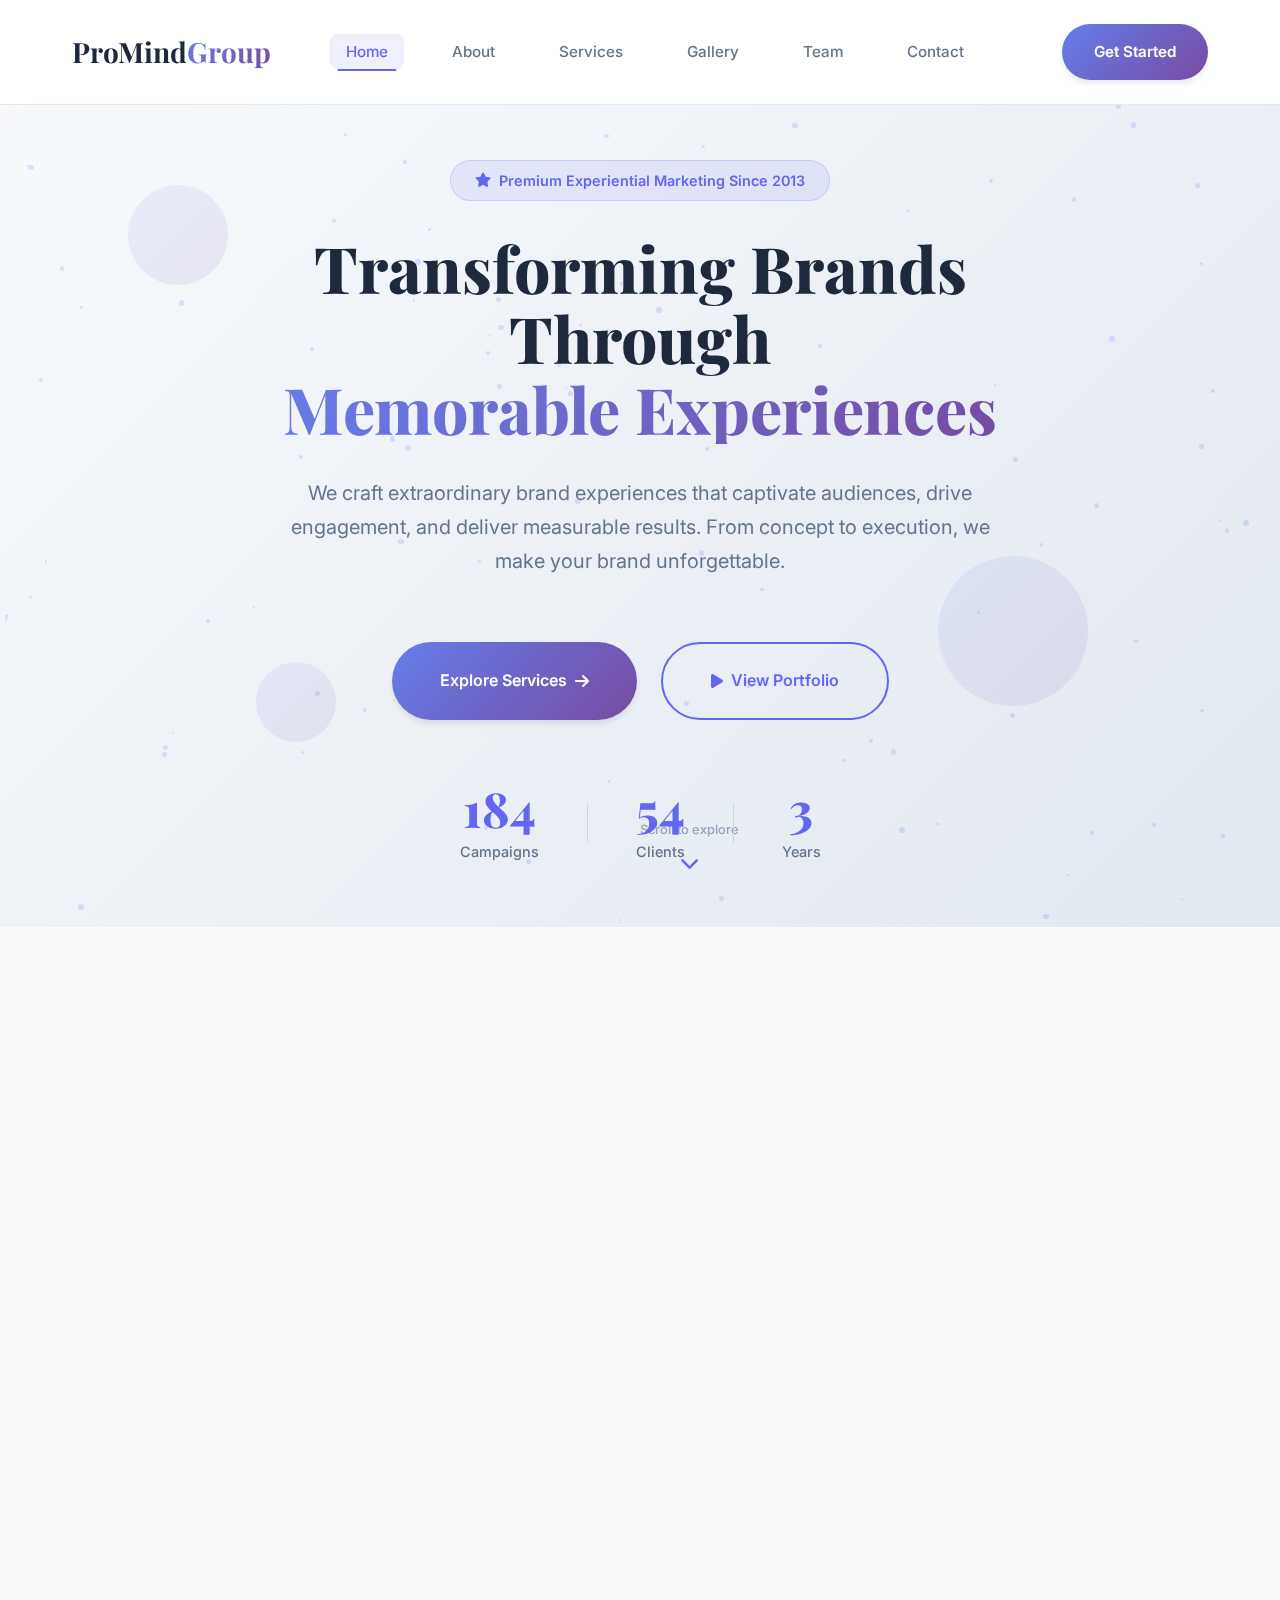
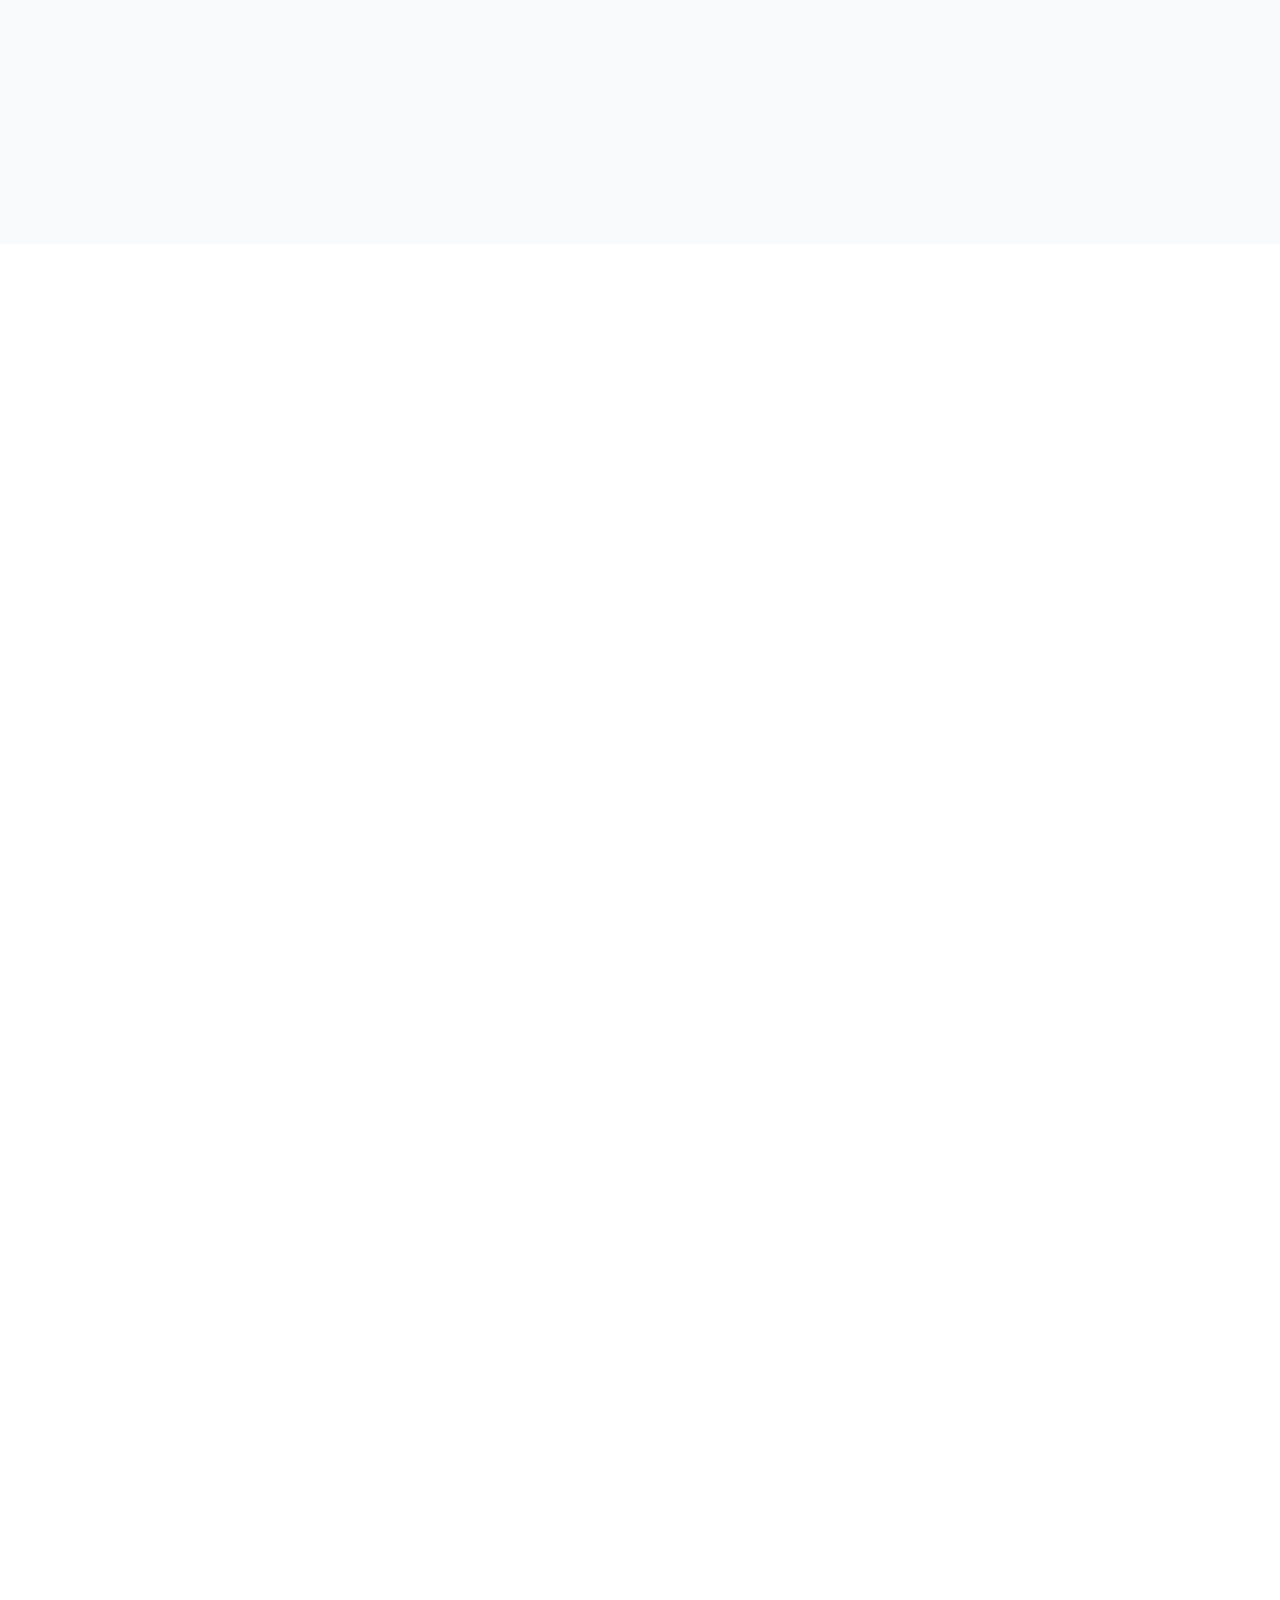
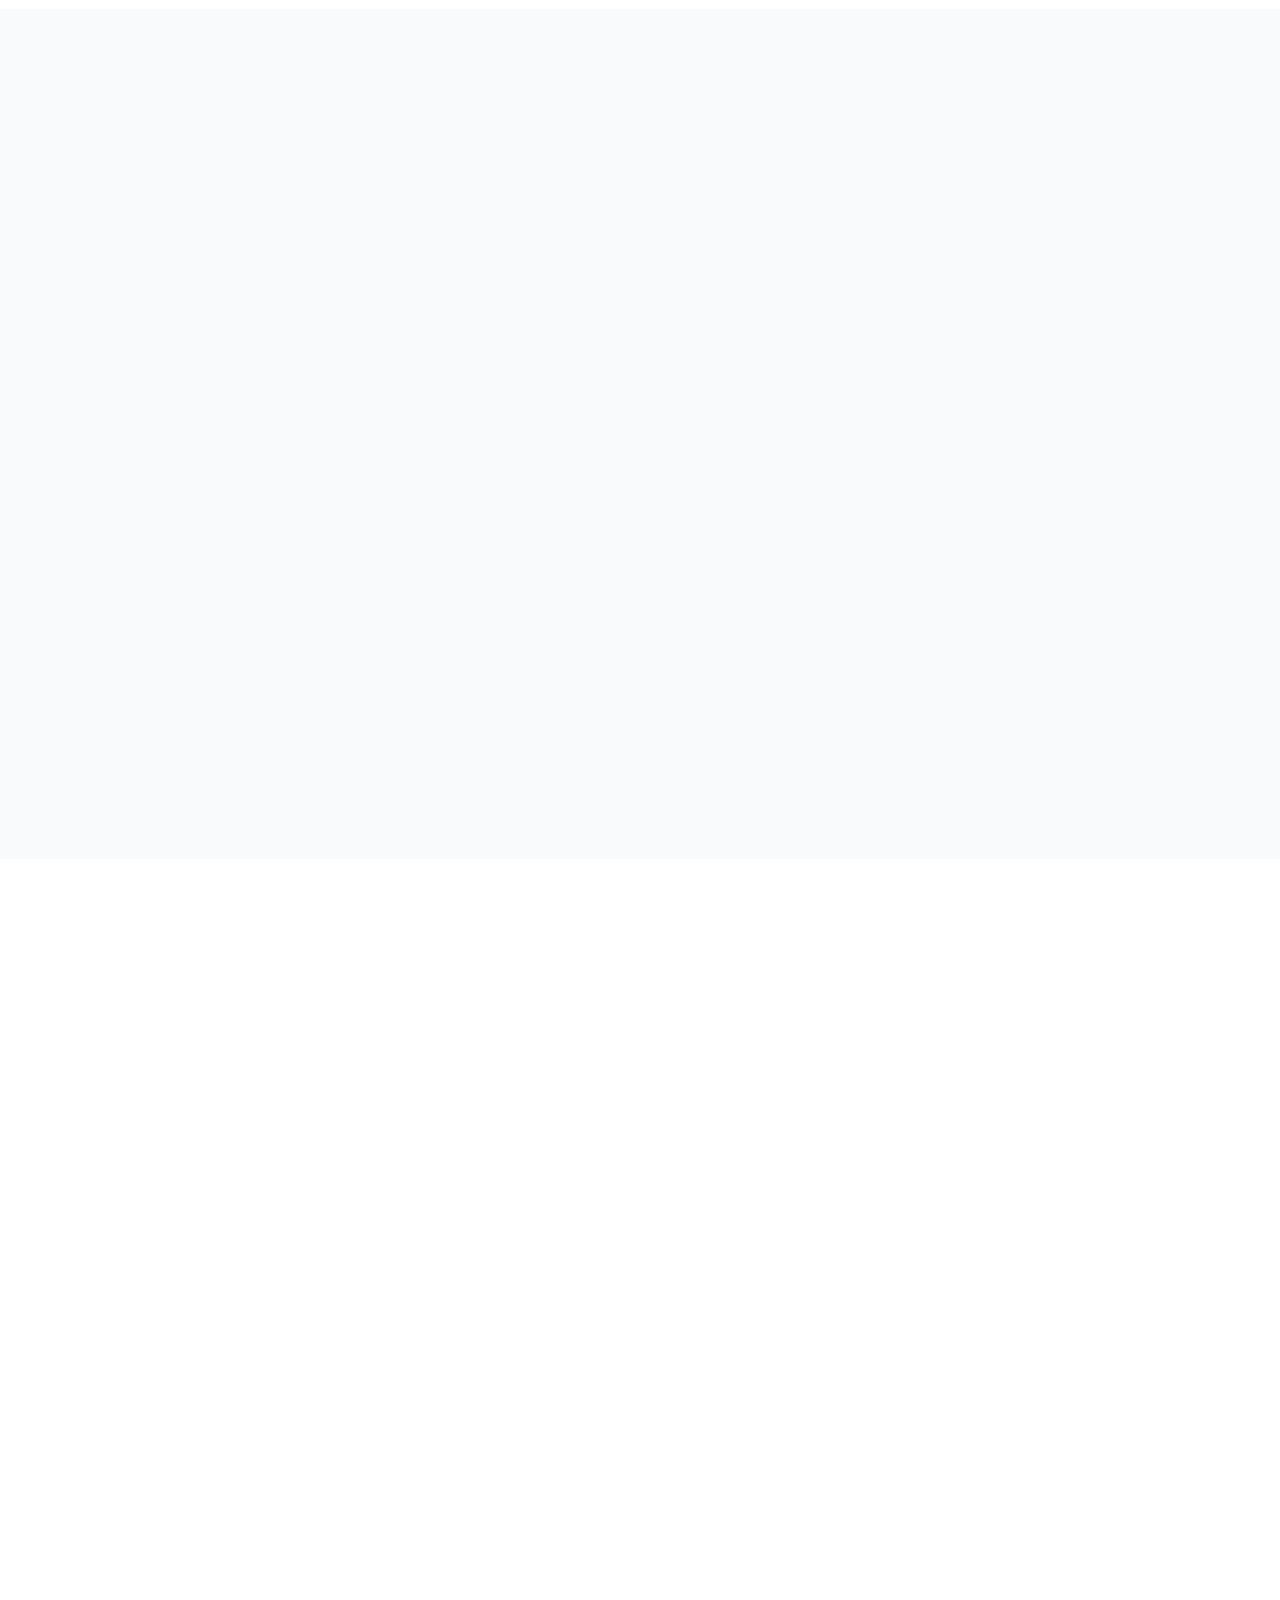
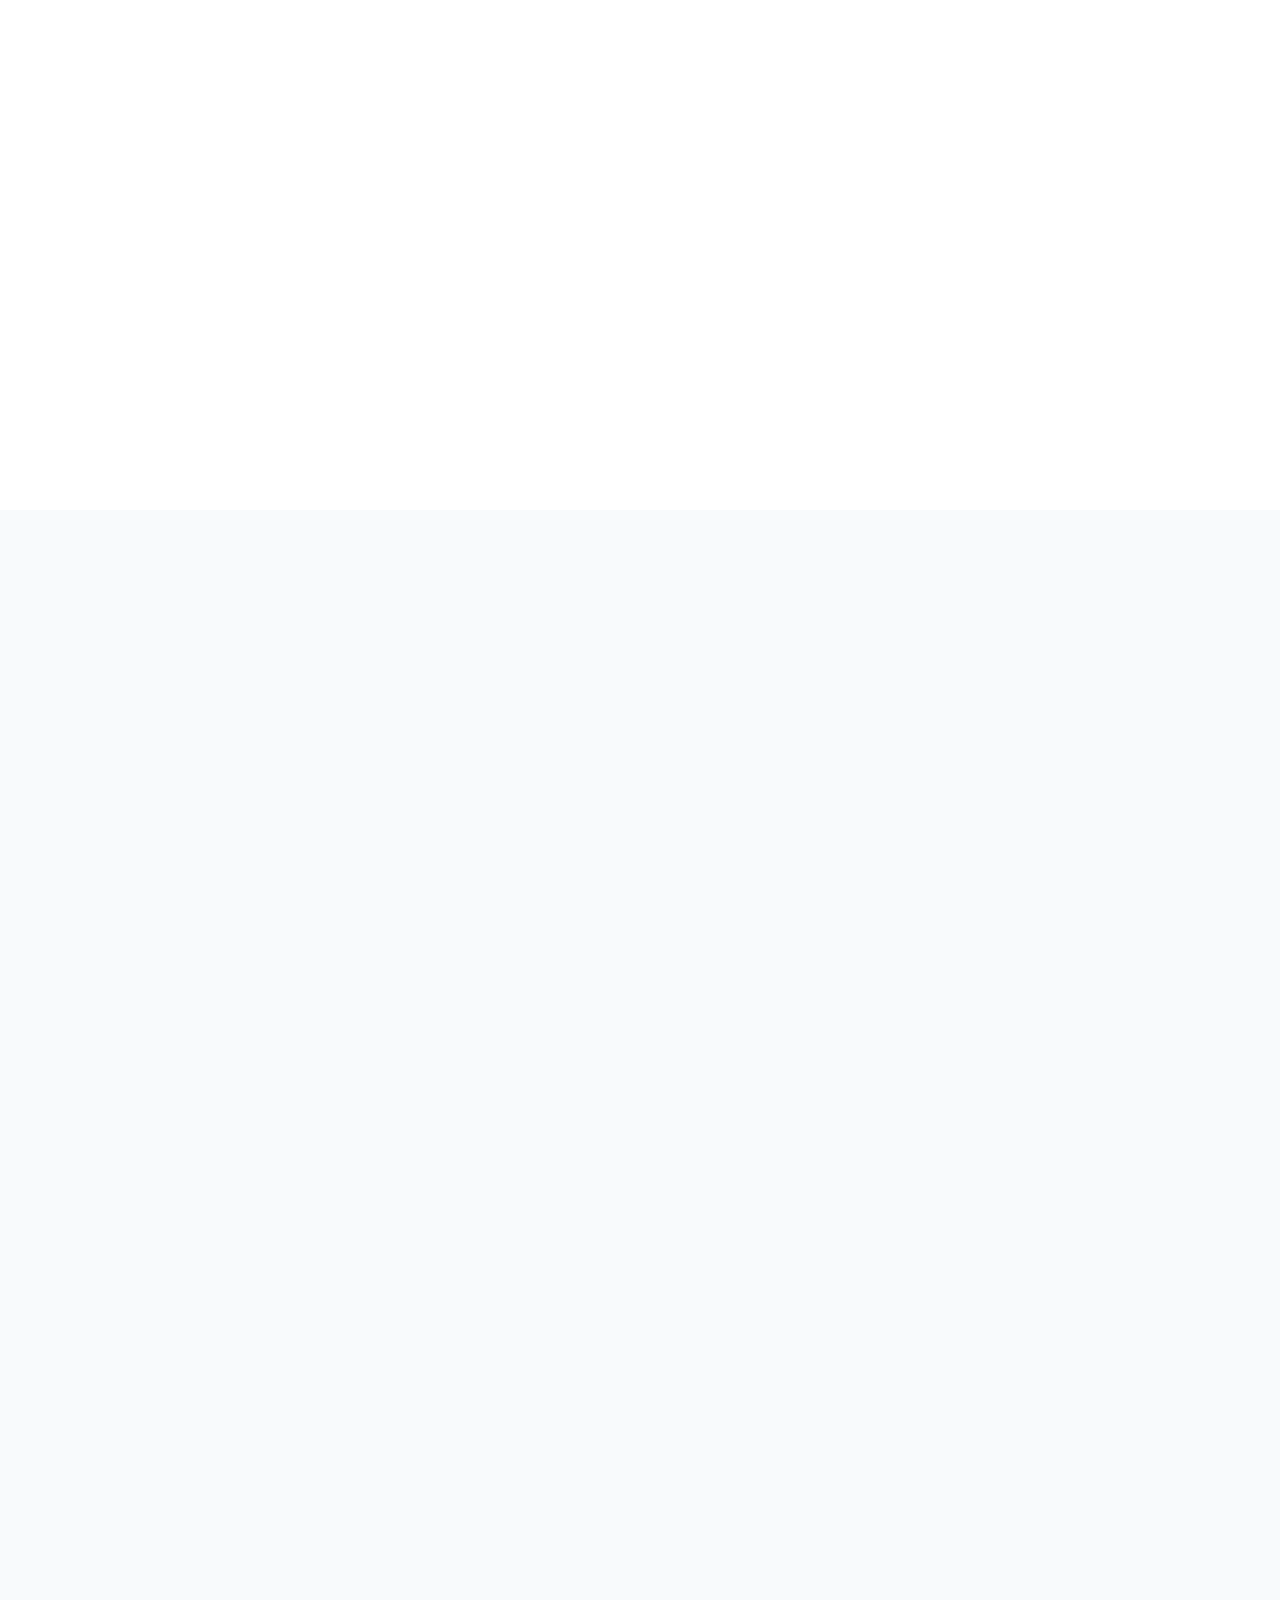
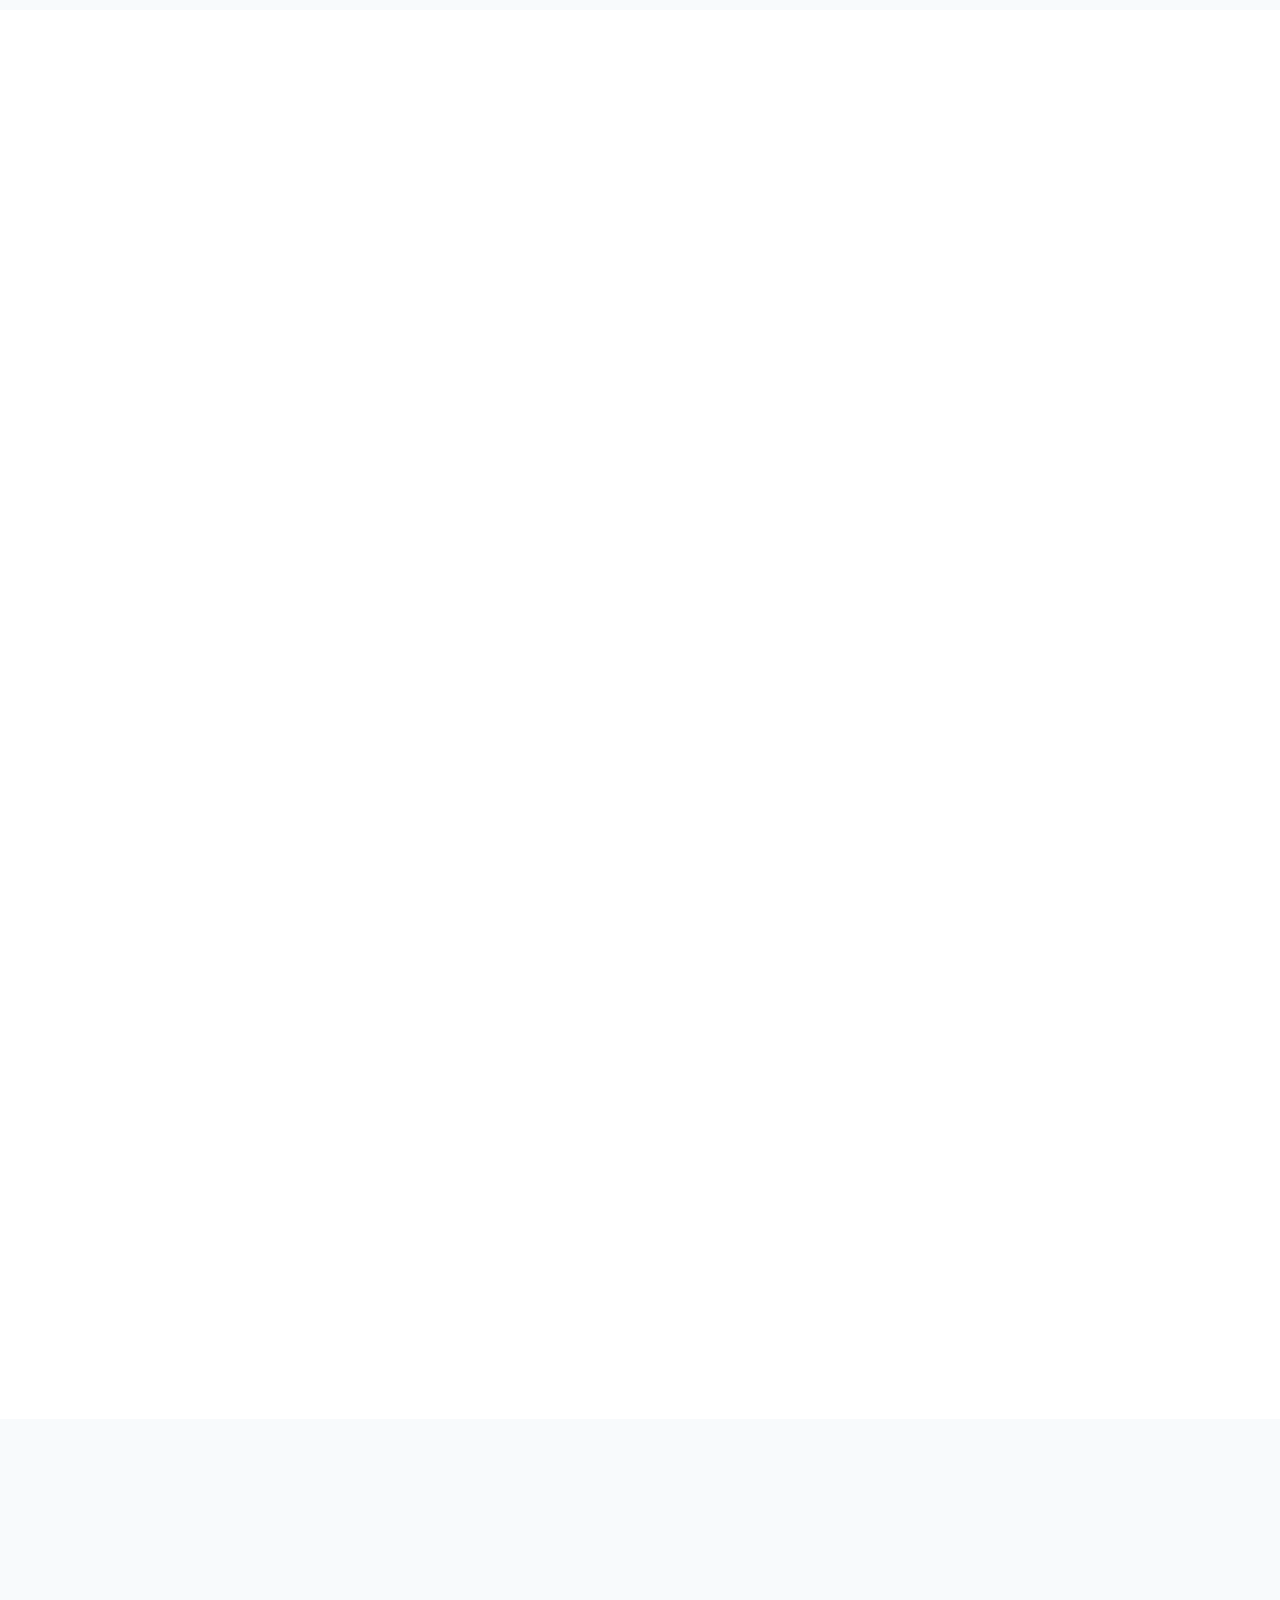
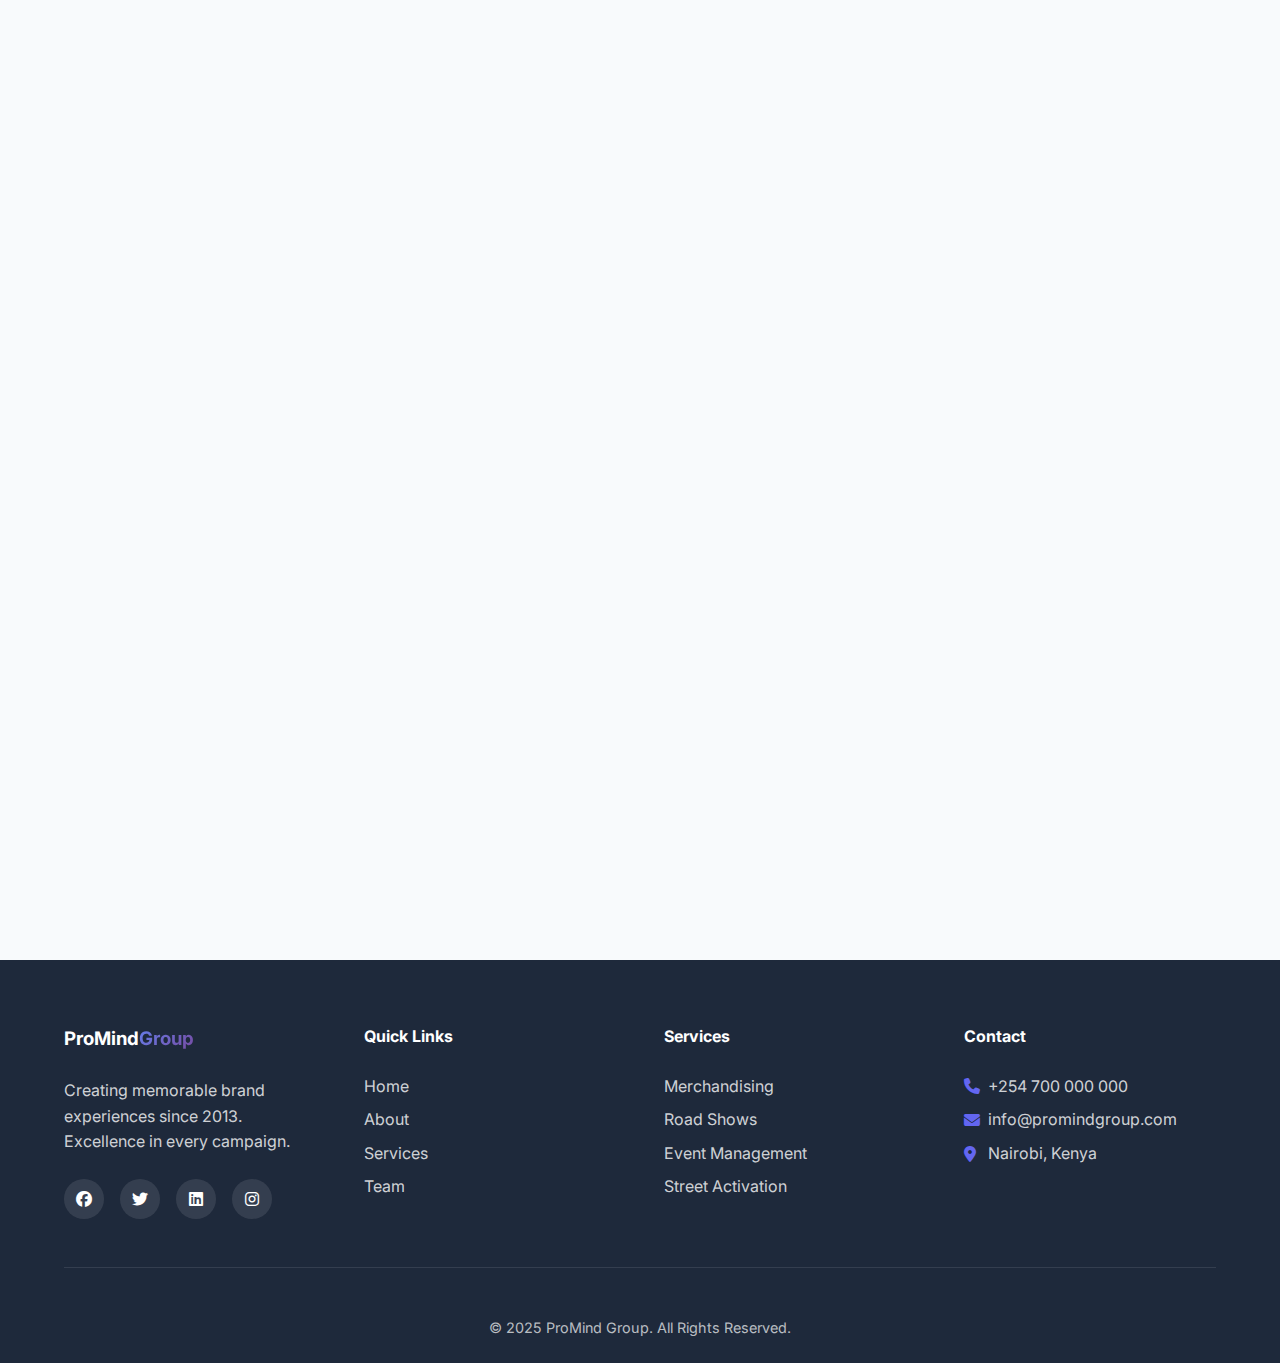
<file: index.html>
<!DOCTYPE html>
<html lang="en">
<head>
    <meta charset="UTF-8">
    <meta name="viewport" content="width=device-width, initial-scale=1.0, maximum-scale=1.0, user-scalable=no">
    <title>ProMind Group - Premium Experiential Marketing</title>
    <link rel="stylesheet" href="styles.css">
    <link href="https://fonts.googleapis.com/css2?family=Inter:wght@300;400;500;600;700;800;900&family=Playfair+Display:wght@400;500;600;700;800;900&display=swap" rel="stylesheet">
    <link rel="stylesheet" href="https://cdnjs.cloudflare.com/ajax/libs/font-awesome/6.4.0/css/all.min.css">
    <link href="https://unpkg.com/aos@2.3.1/dist/aos.css" rel="stylesheet">
</head>
<body style="opacity: 1; visibility: visible;">

    <!-- Navigation -->
    <nav class="navbar" id="navbar">
        <div class="nav-container">
            <div class="nav-logo">
                <h2>ProMind<span class="accent-text">Group</span></h2>
            </div>
            <ul class="nav-menu" id="nav-menu">
                <li class="nav-item">
                    <a href="#home" class="nav-link active">Home</a>
                </li>
                <li class="nav-item">
                    <a href="#about" class="nav-link">About</a>
                </li>
                <li class="nav-item">
                    <a href="#services" class="nav-link">Services</a>
                </li>
                <li class="nav-item">
                    <a href="gallery.html" class="nav-link">Gallery</a>
                </li>
                <li class="nav-item">
                    <a href="#team" class="nav-link">Team</a>
                </li>
                <li class="nav-item">
                    <a href="#contact" class="nav-link">Contact</a>
                </li>
                <li class="nav-item nav-cta">
                    <a href="#contact" class="btn btn-primary">Get Started</a>
                </li>
            </ul>
            <div class="nav-cta">
                <a href="#contact" class="btn btn-primary">Get Started</a>
            </div>
            <div class="nav-toggle" id="mobile-menu" onclick="toggleMobileMenu()">
                <span class="hamburger-line"></span>
                <span class="hamburger-line"></span>
                <span class="hamburger-line"></span>
            </div>
        </div>
    </nav>

    <!-- Hero Section -->
    <section id="home" class="hero">
        <div class="hero-background">
            <div class="hero-particles" id="heroParticles"></div>
            <div class="hero-shapes">
                <div class="floating-element element-1"></div>
                <div class="floating-element element-2"></div>
                <div class="floating-element element-3"></div>
            </div>
        </div>
        
        <div class="hero-content">
            <div class="hero-badge" data-aos="fade-down" data-aos-delay="200">
                <i class="fas fa-star"></i>
                <span>Premium Experiential Marketing Since 2013</span>
            </div>
            
            <h1 class="hero-title" data-aos="fade-up" data-aos-delay="400">
                Transforming Brands Through
                <span class="title-highlight">Memorable Experiences</span>
            </h1>
            
            <p class="hero-subtitle" data-aos="fade-up" data-aos-delay="600">
                We craft extraordinary brand experiences that captivate audiences, drive engagement, 
                and deliver measurable results. From concept to execution, we make your brand unforgettable.
            </p>
            
            <div class="hero-actions" data-aos="fade-up" data-aos-delay="800">
                <a href="#services" class="btn btn-primary btn-large">
                    <span>Explore Services</span>
                    <i class="fas fa-arrow-right"></i>
                </a>
                <a href="#portfolio" class="btn btn-secondary btn-large">
                    <i class="fas fa-play"></i>
                    <span>View Portfolio</span>
                </a>
            </div>
            
            <div class="hero-stats" data-aos="fade-up" data-aos-delay="1000">
                <div class="stat-item">
                    <div class="stat-number" data-count="500">0</div>
                    <div class="stat-label">Campaigns</div>
                </div>
                <div class="stat-divider"></div>
                <div class="stat-item">
                    <div class="stat-number" data-count="150">0</div>
                    <div class="stat-label">Clients</div>
                </div>
                <div class="stat-divider"></div>
                <div class="stat-item">
                    <div class="stat-number" data-count="10">0</div>
                    <div class="stat-label">Years</div>
                </div>
            </div>
        </div>
        
        <div class="scroll-indicator" data-aos="fade-in" data-aos-delay="1200">
            <div class="scroll-text">Scroll to explore</div>
            <div class="scroll-arrow">
                <i class="fas fa-chevron-down"></i>
            </div>
        </div>
    </section>

    <!-- About Section -->
    <section id="about" class="about-section">
        <div class="container">
            <div class="section-header" data-aos="fade-up">
                <div class="section-badge">About ProMind Group</div>
                <h2 class="section-title">
                    Pioneering Excellence in 
                    <span class="title-highlight">Experiential Marketing</span>
                </h2>
                <p class="section-subtitle">
                    Since 2013, we've been creating immersive brand experiences that connect, engage, and inspire.
                </p>
            </div>
            
            <div class="about-content">
                <div class="about-visual" data-aos="fade-right">
                    <div class="about-image-container">
                        <div class="about-image">
                            <div class="image-placeholder">
                                <i class="fas fa-users"></i>
                            </div>
                        </div>
                    </div>
                </div>
                
                <div class="about-text" data-aos="fade-left">
                    <div class="about-story">
                        <h3>Our Story</h3>
                        <p>
                            ProMind Group emerged from a vision to revolutionize experiential marketing. 
                            Founded in 2013, we identified crucial gaps in the market and set out to provide 
                            personalized, results-driven experiential services.
                        </p>
                    </div>
                    
                    <div class="about-values">
                        <h3>Core Values</h3>
                        <div class="values-list">
                            <div class="value-item">
                                <div class="value-icon">
                                    <i class="fas fa-shield-alt"></i>
                                </div>
                                <div class="value-content">
                                    <h4>Reliability</h4>
                                    <p>Consistent delivery on time, every time.</p>
                                </div>
                            </div>
                            <div class="value-item">
                                <div class="value-icon">
                                    <i class="fas fa-gem"></i>
                                </div>
                                <div class="value-content">
                                    <h4>Value Excellence</h4>
                                    <p>Premium services at competitive prices.</p>
                                </div>
                            </div>
                            <div class="value-item">
                                <div class="value-icon">
                                    <i class="fas fa-lightbulb"></i>
                                </div>
                                <div class="value-content">
                                    <h4>Innovation</h4>
                                    <p>Creative concepts that position brands above competition.</p>
                                </div>
                            </div>
                        </div>
                    </div>
                </div>
            </div>
        </div>
    </section>

    <!-- Services Section -->
    <section id="services" class="services-section">
        <div class="container">
            <div class="section-header" data-aos="fade-up">
                <div class="section-badge">Our Expertise</div>
                <h2 class="section-title">
                    Comprehensive Marketing 
                    <span class="title-highlight">Solutions</span>
                </h2>
                <p class="section-subtitle">
                    From in-store activations to nationwide campaigns, we deliver integrated solutions.
                </p>
            </div>
            
            <div class="services-grid">
                <div class="service-card featured" data-aos="fade-up" data-aos-delay="100">
                    <div class="service-header">
                        <div class="service-icon">
                            <i class="fas fa-store"></i>
                        </div>
                        <div class="service-badge">Popular</div>
                    </div>
                    <h3>In-Store Merchandising</h3>
                    <p>Revolutionary merchandising with sales psychology and category management.</p>
                    <ul class="service-features">
                        <li><i class="fas fa-check"></i> Category Management</li>
                        <li><i class="fas fa-check"></i> Sales Psychology</li>
                        <li><i class="fas fa-check"></i> Performance Analytics</li>
                    </ul>
                </div>
                
                <div class="service-card" data-aos="fade-up" data-aos-delay="200">
                    <div class="service-header">
                        <div class="service-icon">
                            <i class="fas fa-truck"></i>
                        </div>
                    </div>
                    <h3>Road Shows</h3>
                    <p>Nationwide coverage with fully equipped mobile units and professional teams.</p>
                    <ul class="service-features">
                        <li><i class="fas fa-check"></i> Nationwide Coverage</li>
                        <li><i class="fas fa-check"></i> Full Equipment</li>
                        <li><i class="fas fa-check"></i> Professional Teams</li>
                    </ul>
                </div>
                
                <div class="service-card" data-aos="fade-up" data-aos-delay="300">
                    <div class="service-header">
                        <div class="service-icon">
                            <i class="fas fa-bullhorn"></i>
                        </div>
                    </div>
                    <h3>Promotional Campaigns</h3>
                    <p>Tailored promotional mechanics designed to meet specific objectives.</p>
                    <ul class="service-features">
                        <li><i class="fas fa-check"></i> Custom Strategies</li>
                        <li><i class="fas fa-check"></i> Indoor & Outdoor</li>
                        <li><i class="fas fa-check"></i> ROI Focused</li>
                    </ul>
                </div>
                
                <div class="service-card" data-aos="fade-up" data-aos-delay="400">
                    <div class="service-header">
                        <div class="service-icon">
                            <i class="fas fa-handshake"></i>
                        </div>
                    </div>
                    <h3>Direct Sales</h3>
                    <p>Personal demonstrations and convenient delivery with satisfaction guarantees.</p>
                    <ul class="service-features">
                        <li><i class="fas fa-check"></i> Personal Demos</li>
                        <li><i class="fas fa-check"></i> Home Delivery</li>
                        <li><i class="fas fa-check"></i> Satisfaction Guarantee</li>
                    </ul>
                </div>
                
                <div class="service-card" data-aos="fade-up" data-aos-delay="500">
                    <div class="service-header">
                        <div class="service-icon">
                            <i class="fas fa-calendar-alt"></i>
                        </div>
                    </div>
                    <h3>Event Management</h3>
                    <p>Complete event logistics for launches, concerts, and corporate activities.</p>
                    <ul class="service-features">
                        <li><i class="fas fa-check"></i> Full Logistics</li>
                        <li><i class="fas fa-check"></i> All Event Types</li>
                        <li><i class="fas fa-check"></i> Stress-Free Planning</li>
                    </ul>
                </div>
                
                <div class="service-card" data-aos="fade-up" data-aos-delay="600">
                    <div class="service-header">
                        <div class="service-icon">
                            <i class="fas fa-street-view"></i>
                        </div>
                    </div>
                    <h3>Street Activation</h3>
                    <p>Innovative live experiences that command attention and create brand buzz.</p>
                    <ul class="service-features">
                        <li><i class="fas fa-check"></i> Live Experiences</li>
                        <li><i class="fas fa-check"></i> Brand Buzz</li>
                        <li><i class="fas fa-check"></i> Targeted Engagement</li>
                    </ul>
                </div>
            </div>
        </div>
    </section>

    <!-- Portfolio Section -->
    <section id="portfolio" class="portfolio-section">
        <div class="container">
            <div class="section-header" data-aos="fade-up">
                <div class="section-badge">Our Work</div>
                <h2 class="section-title">
                    Trusted by Leading 
                    <span class="title-highlight">Brands</span>
                </h2>
            </div>
            
            <div class="portfolio-grid" data-aos="fade-up" data-aos-delay="200">
                <div class="portfolio-item">
                    <div class="portfolio-card">
                        <div class="portfolio-logo">M-Pesa</div>
                        <div class="portfolio-category">Fintech</div>
                        <div class="portfolio-overlay">
                            <h4>M-Pesa Campaign</h4>
                            <p>Mobile money activation</p>
                        </div>
                    </div>
                </div>
                
                <div class="portfolio-item">
                    <div class="portfolio-card">
                        <div class="portfolio-logo">DSTV</div>
                        <div class="portfolio-category">Entertainment</div>
                        <div class="portfolio-overlay">
                            <h4>DSTV Activation</h4>
                            <p>Entertainment campaign</p>
                        </div>
                    </div>
                </div>
                
                <div class="portfolio-item">
                    <div class="portfolio-card">
                        <div class="portfolio-logo">Nivea</div>
                        <div class="portfolio-category">Personal Care</div>
                        <div class="portfolio-overlay">
                            <h4>Nivea Campaign</h4>
                            <p>Office activation</p>
                        </div>
                    </div>
                </div>
                
                <div class="portfolio-item">
                    <div class="portfolio-card">
                        <div class="portfolio-logo">Dettol</div>
                        <div class="portfolio-category">Healthcare</div>
                        <div class="portfolio-overlay">
                            <h4>Dettol Hygiene</h4>
                            <p>Health awareness</p>
                        </div>
                    </div>
                </div>
                
                <div class="portfolio-item">
                    <div class="portfolio-card">
                        <div class="portfolio-logo">UNEP</div>
                        <div class="portfolio-category">Environmental</div>
                        <div class="portfolio-overlay">
                            <h4>UNEP Initiative</h4>
                            <p>Environmental campaign</p>
                        </div>
                    </div>
                </div>
                
                <div class="portfolio-item">
                    <div class="portfolio-card">
                        <div class="portfolio-logo">Masoko</div>
                        <div class="portfolio-category">E-commerce</div>
                        <div class="portfolio-overlay">
                            <h4>Masoko Launch</h4>
                            <p>Platform introduction</p>
                        </div>
                    </div>
                </div>
            </div>
        </div>
    </section>

    <!-- Team Section -->
    <section id="team" class="team-section">
        <div class="container">
            <div class="section-header" data-aos="fade-up">
                <div class="section-badge">Meet Our Team</div>
                <h2 class="section-title">
                    The Minds Behind 
                    <span class="title-highlight">Our Success</span>
                </h2>
            </div>
            
            <div class="team-grid">
                <div class="team-card" data-aos="fade-up" data-aos-delay="100">
                    <div class="team-image">
                        <div class="image-placeholder">
                            <i class="fas fa-user"></i>
                        </div>
                    </div>
                    <div class="team-info">
                        <h3>Ephantus Lando</h3>
                        <p class="team-role">CEO & Founder</p>
                        <p class="team-description">
                            Visionary leader with extensive experience in experiential marketing.
                        </p>
                    </div>
                </div>
                
                <div class="team-card" data-aos="fade-up" data-aos-delay="200">
                    <div class="team-image">
                        <div class="image-placeholder">
                            <i class="fas fa-user"></i>
                        </div>
                    </div>
                    <div class="team-info">
                        <h3>Kennedy Anam</h3>
                        <p class="team-role">General Manager</p>
                        <p class="team-description">
                            Marketing expert driving operational excellence and campaign execution.
                        </p>
                    </div>
                </div>
                
                <div class="team-card" data-aos="fade-up" data-aos-delay="300">
                    <div class="team-image">
                        <div class="image-placeholder">
                            <i class="fas fa-user"></i>
                        </div>
                    </div>
                    <div class="team-info">
                        <h3>Faith Mwangi</h3>
                        <p class="team-role">Client Service Manager</p>
                        <p class="team-description">
                            Client relationship specialist ensuring exceptional service delivery.
                        </p>
                    </div>
                </div>
                
                <div class="team-card" data-aos="fade-up" data-aos-delay="400">
                    <div class="team-image">
                        <div class="image-placeholder">
                            <i class="fas fa-user"></i>
                        </div>
                    </div>
                    <div class="team-info">
                        <h3>Vincent Mbala</h3>
                        <p class="team-role">Business Development Manager</p>
                        <p class="team-description">
                            Strategic business developer building lasting industry partnerships.
                        </p>
                    </div>
                </div>
            </div>
        </div>
    </section>

    <!-- Stats Dashboard Section -->
    <section class="stats-dashboard">
        <div class="container">
            <div class="section-header" data-aos="fade-up">
                <div class="section-badge">Our Impact</div>
                <h2 class="section-title">
                    Proven Results in 
                    <span class="title-highlight">Numbers</span>
                </h2>
                <p class="section-subtitle">
                    Over a decade of delivering exceptional experiential marketing campaigns across Kenya and East Africa.
                </p>
            </div>
            
            <div class="stats-grid">
                <div class="stat-card" data-aos="fade-up" data-aos-delay="100">
                    <div class="stat-icon">
                        <i class="fas fa-trophy"></i>
                    </div>
                    <div class="stat-value" data-count="500">500</div>
                    <div class="stat-description">Successful Campaigns</div>
                </div>
                
                <div class="stat-card" data-aos="fade-up" data-aos-delay="200">
                    <div class="stat-icon">
                        <i class="fas fa-users"></i>
                    </div>
                    <div class="stat-value" data-count="150">150</div>
                    <div class="stat-description">Happy Clients</div>
                </div>
                
                <div class="stat-card" data-aos="fade-up" data-aos-delay="300">
                    <div class="stat-icon">
                        <i class="fas fa-calendar"></i>
                    </div>
                    <div class="stat-value" data-count="12">12</div>
                    <div class="stat-description">Years Experience</div>
                </div>
                
                <div class="stat-card" data-aos="fade-up" data-aos-delay="400">
                    <div class="stat-icon">
                        <i class="fas fa-map-marked-alt"></i>
                    </div>
                    <div class="stat-value" data-count="47">47</div>
                    <div class="stat-description">Counties Covered</div>
                </div>
                
                <div class="stat-card" data-aos="fade-up" data-aos-delay="500">
                    <div class="stat-icon">
                        <i class="fas fa-handshake"></i>
                    </div>
                    <div class="stat-value" data-count="1000000" data-suffix="+">1M+</div>
                    <div class="stat-description">Consumer Interactions</div>
                </div>
                
                <div class="stat-card" data-aos="fade-up" data-aos-delay="600">
                    <div class="stat-icon">
                        <i class="fas fa-star"></i>
                    </div>
                    <div class="stat-value" data-count="98">98</div>
                    <div class="stat-description">Client Satisfaction %</div>
                </div>
            </div>
        </div>
    </section>

    <!-- Testimonials Section -->
    <section class="testimonials-section">
        <div class="container">
            <div class="section-header" data-aos="fade-up">
                <div class="section-badge">Client Testimonials</div>
                <h2 class="section-title">
                    What Our Clients 
                    <span class="title-highlight">Say About Us</span>
                </h2>
                <p class="section-subtitle">
                    Don't just take our word for it. Here's what leading brands say about our experiential marketing services.
                </p>
            </div>
            
            <div class="testimonials-grid">
                <div class="testimonial-card" data-aos="fade-up" data-aos-delay="100">
                    <div class="testimonial-content">
                        <div class="testimonial-text">
                            "ProMind Group transformed our M-Pesa activation campaign. Their innovative approach and flawless execution resulted in a 40% increase in customer engagement. Truly exceptional work!"
                        </div>
                        <div class="testimonial-rating">
                            <span class="star">★</span>
                            <span class="star">★</span>
                            <span class="star">★</span>
                            <span class="star">★</span>
                            <span class="star">★</span>
                        </div>
                    </div>
                    <div class="testimonial-author">
                        <div class="author-avatar">SM</div>
                        <div class="author-info">
                            <h4>Sarah Mwangi</h4>
                            <p>Marketing Director, Safaricom</p>
                        </div>
                    </div>
                </div>
                
                <div class="testimonial-card" data-aos="fade-up" data-aos-delay="200">
                    <div class="testimonial-content">
                        <div class="testimonial-text">
                            "Working with ProMind Group on our DSTV campaign was a game-changer. Their team's creativity and professionalism exceeded our expectations. The results spoke for themselves."
                        </div>
                        <div class="testimonial-rating">
                            <span class="star">★</span>
                            <span class="star">★</span>
                            <span class="star">★</span>
                            <span class="star">★</span>
                            <span class="star">★</span>
                        </div>
                    </div>
                    <div class="testimonial-author">
                        <div class="author-avatar">JK</div>
                        <div class="author-info">
                            <h4>James Kariuki</h4>
                            <p>Brand Manager, MultiChoice</p>
                        </div>
                    </div>
                </div>
                
                <div class="testimonial-card" data-aos="fade-up" data-aos-delay="300">
                    <div class="testimonial-content">
                        <div class="testimonial-text">
                            "The Nivea office activation campaign was brilliantly executed. ProMind Group's attention to detail and strategic thinking made our brand stand out in a crowded market."
                        </div>
                        <div class="testimonial-rating">
                            <span class="star">★</span>
                            <span class="star">★</span>
                            <span class="star">★</span>
                            <span class="star">★</span>
                            <span class="star">★</span>
                        </div>
                    </div>
                    <div class="testimonial-author">
                        <div class="author-avatar">AN</div>
                        <div class="author-info">
                            <h4>Alice Njeri</h4>
                            <p>Marketing Lead, Nivea Kenya</p>
                        </div>
                    </div>
                </div>
                
                <div class="testimonial-card" data-aos="fade-up" data-aos-delay="400">
                    <div class="testimonial-content">
                        <div class="testimonial-text">
                            "ProMind Group delivered an outstanding environmental awareness campaign for UNEP. Their commitment to sustainability and innovative execution was remarkable."
                        </div>
                        <div class="testimonial-rating">
                            <span class="star">★</span>
                            <span class="star">★</span>
                            <span class="star">★</span>
                            <span class="star">★</span>
                            <span class="star">★</span>
                        </div>
                    </div>
                    <div class="testimonial-author">
                        <div class="author-avatar">DM</div>
                        <div class="author-info">
                            <h4>Dr. Michael Wanjiku</h4>
                            <p>Program Director, UNEP</p>
                        </div>
                    </div>
                </div>
                
                <div class="testimonial-card" data-aos="fade-up" data-aos-delay="500">
                    <div class="testimonial-content">
                        <div class="testimonial-text">
                            "The Dettol hygiene awareness campaign was executed flawlessly. ProMind Group's expertise in health communication and community engagement was evident throughout."
                        </div>
                        <div class="testimonial-rating">
                            <span class="star">★</span>
                            <span class="star">★</span>
                            <span class="star">★</span>
                            <span class="star">★</span>
                            <span class="star">★</span>
                        </div>
                    </div>
                    <div class="testimonial-author">
                        <div class="author-avatar">PO</div>
                        <div class="author-info">
                            <h4>Peter Ochieng</h4>
                            <p>Brand Manager, Reckitt Benckiser</p>
                        </div>
                    </div>
                </div>
                
                <div class="testimonial-card" data-aos="fade-up" data-aos-delay="600">
                    <div class="testimonial-content">
                        <div class="testimonial-text">
                            "ProMind Group's support for our Masoko platform launch was exceptional. Their understanding of e-commerce marketing and consumer behavior was impressive."
                        </div>
                        <div class="testimonial-rating">
                            <span class="star">★</span>
                            <span class="star">★</span>
                            <span class="star">★</span>
                            <span class="star">★</span>
                            <span class="star">★</span>
                        </div>
                    </div>
                    <div class="testimonial-author">
                        <div class="author-avatar">LW</div>
                        <div class="author-info">
                            <h4>Lucy Wanjiku</h4>
                            <p>Marketing Manager, Masoko</p>
                        </div>
                    </div>
                </div>
            </div>
        </div>
    </section>

    <!-- Contact Section -->
    <section id="contact" class="contact-section">
        <div class="container">
            <div class="section-header" data-aos="fade-up">
                <div class="section-badge">Get In Touch</div>
                <h2 class="section-title">
                    Ready to Create Amazing 
                    <span class="title-highlight">Experiences?</span>
                </h2>
                <p class="section-subtitle">
                    Let's discuss how we can help elevate your brand through exceptional experiential marketing.
                </p>
            </div>
            
            <div class="contact-content">
                <div class="contact-info" data-aos="fade-right">
                    <div class="contact-card">
                        <div class="contact-icon">
                            <i class="fas fa-phone"></i>
                        </div>
                        <h4>Call Us</h4>
                        <p>+254 700 000 000</p>
                    </div>
                    
                    <div class="contact-card">
                        <div class="contact-icon">
                            <i class="fas fa-envelope"></i>
                        </div>
                        <h4>Email Us</h4>
                        <p>info@promindgroup.com</p>
                    </div>
                    
                    <div class="contact-card">
                        <div class="contact-icon">
                            <i class="fas fa-map-marker-alt"></i>
                        </div>
                        <h4>Visit Us</h4>
                        <p>Nairobi, Kenya</p>
                    </div>
                </div>
                
                <div class="contact-form" data-aos="fade-left">
                    <form id="contactForm" class="form">
                        <div class="form-row">
                            <div class="form-group">
                                <input type="text" name="name" class="form-input" placeholder="Your Name" required>
                            </div>
                            <div class="form-group">
                                <input type="email" name="email" class="form-input" placeholder="Your Email" required>
                            </div>
                        </div>
                        <div class="form-group">
                            <input type="text" name="subject" class="form-input" placeholder="Subject" required>
                        </div>
                        <div class="form-group">
                            <textarea name="message" class="form-input" rows="5" placeholder="Your Message" required></textarea>
                        </div>
                        <button type="submit" class="btn btn-primary btn-large">
                            <span>Send Message</span>
                            <i class="fas fa-paper-plane"></i>
                        </button>
                    </form>
                </div>
            </div>
        </div>
    </section>

    <!-- Footer -->
    <footer class="footer">
        <div class="container">
            <div class="footer-content">
                <div class="footer-section">
                    <h3>ProMind<span class="accent-text">Group</span></h3>
                    <p>Creating memorable brand experiences since 2013. Excellence in every campaign.</p>
                    <div class="social-links">
                        <a href="#" class="social-link"><i class="fab fa-facebook"></i></a>
                        <a href="#" class="social-link"><i class="fab fa-twitter"></i></a>
                        <a href="#" class="social-link"><i class="fab fa-linkedin"></i></a>
                        <a href="#" class="social-link"><i class="fab fa-instagram"></i></a>
                    </div>
                </div>
                
                <div class="footer-section">
                    <h4>Quick Links</h4>
                    <ul class="footer-links">
                        <li><a href="#home">Home</a></li>
                        <li><a href="#about">About</a></li>
                        <li><a href="#services">Services</a></li>
                        <li><a href="#team">Team</a></li>
                    </ul>
                </div>
                
                <div class="footer-section">
                    <h4>Services</h4>
                    <ul class="footer-links">
                        <li><a href="#services">Merchandising</a></li>
                        <li><a href="#services">Road Shows</a></li>
                        <li><a href="#services">Event Management</a></li>
                        <li><a href="#services">Street Activation</a></li>
                    </ul>
                </div>
                
                <div class="footer-section">
                    <h4>Contact</h4>
                    <div class="footer-contact">
                        <p><i class="fas fa-phone"></i> +254 700 000 000</p>
                        <p><i class="fas fa-envelope"></i> info@promindgroup.com</p>
                        <p><i class="fas fa-map-marker-alt"></i> Nairobi, Kenya</p>
                    </div>
                </div>
            </div>
            
            <div class="footer-bottom">
                <p>&copy; 2025 ProMind Group. All Rights Reserved.</p>
            </div>
        </div>
    </footer>

    <!-- Scripts -->
    <script src="https://unpkg.com/aos@2.3.1/dist/aos.js"></script>
    <script src="script.js"></script>
</body>
</html>
</file>
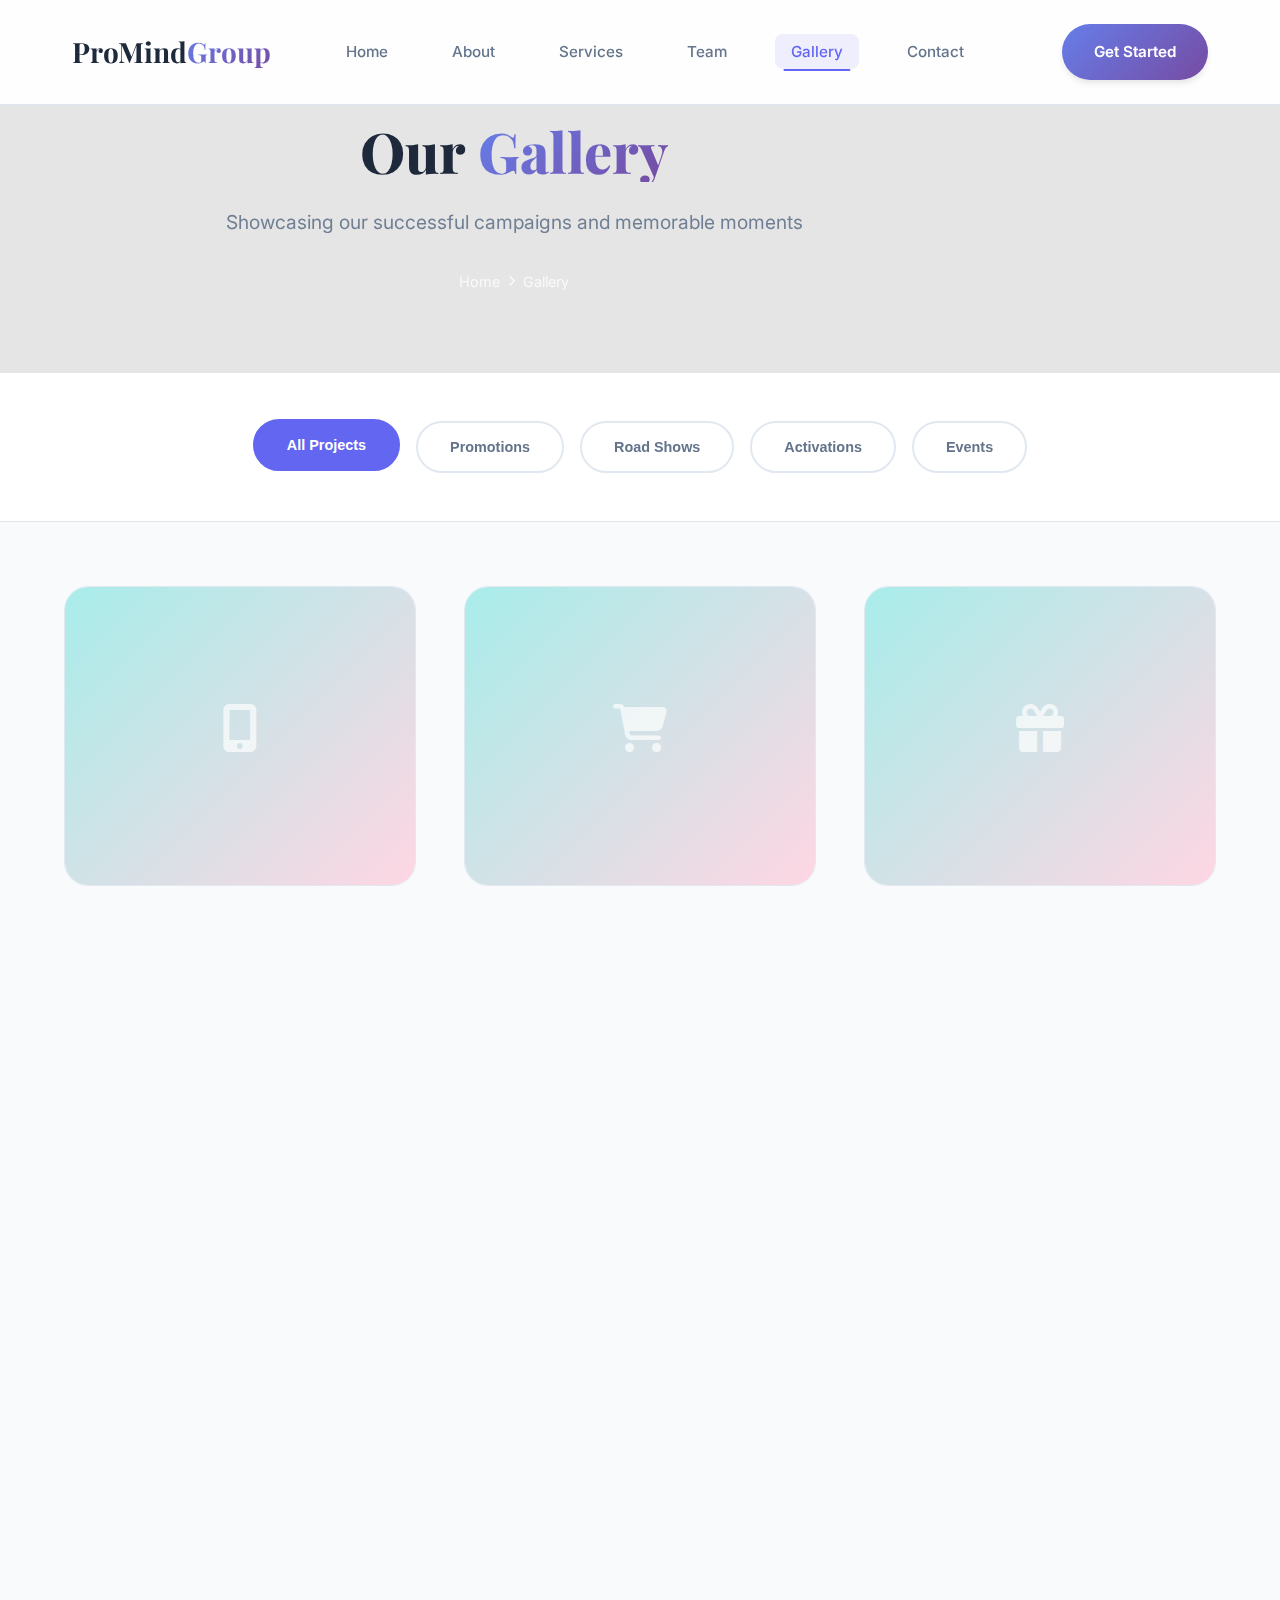
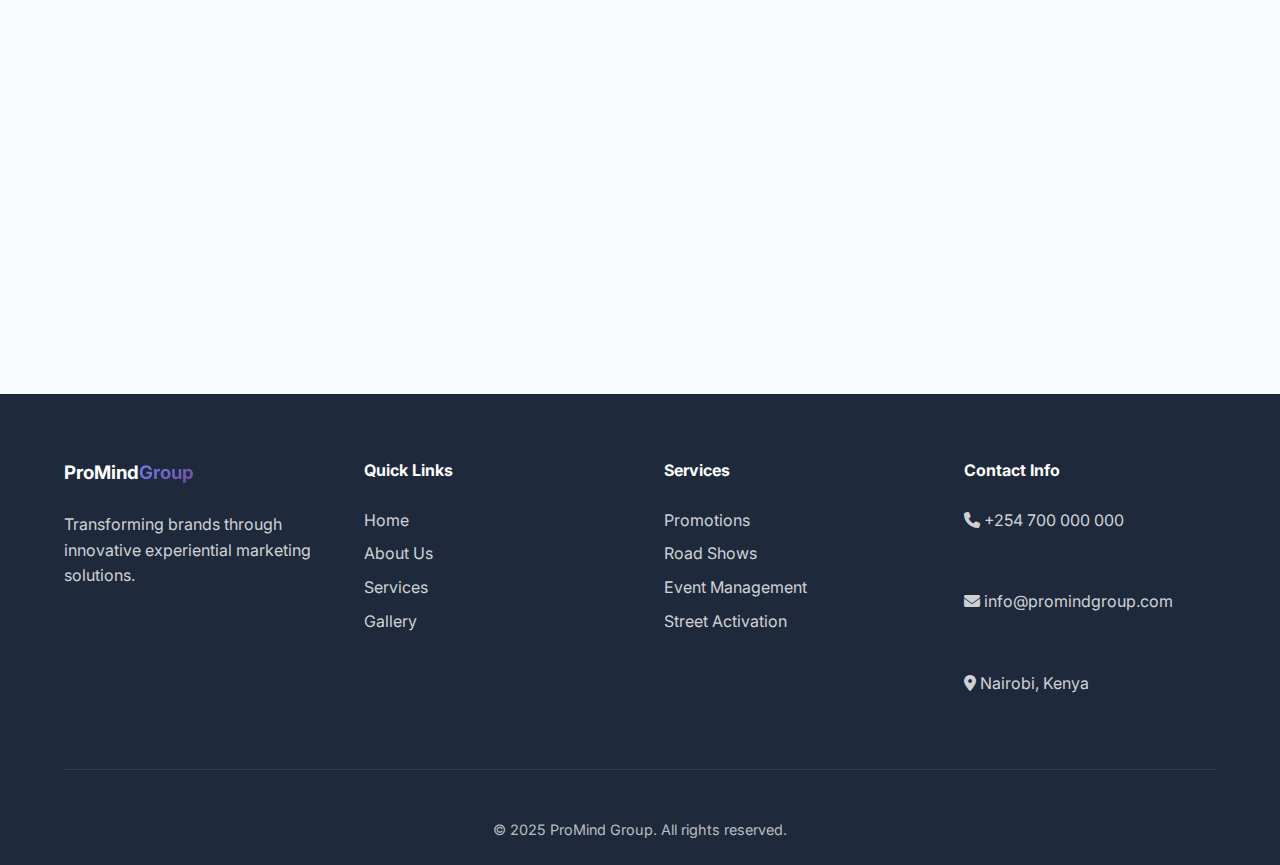
<file: gallery.html>
<!DOCTYPE html>
<html lang="en">
<head>
    <meta charset="UTF-8">
    <meta name="viewport" content="width=device-width, initial-scale=1.0">
    <title>Our Gallery - ProMind Group</title>
    <link rel="stylesheet" href="styles.css">
    <link rel="stylesheet" href="gallery.css">
    <link href="https://fonts.googleapis.com/css2?family=Inter:wght@300;400;500;600;700;800;900&family=Playfair+Display:wght@400;500;600;700;800;900&display=swap" rel="stylesheet">
    <link rel="stylesheet" href="https://cdnjs.cloudflare.com/ajax/libs/font-awesome/6.4.0/css/all.min.css">
    <link href="https://unpkg.com/aos@2.3.1/dist/aos.css" rel="stylesheet">
</head>
<body style="opacity: 1; visibility: visible;">

    <!-- Navigation -->
    <nav class="navbar" id="navbar">
        <div class="nav-container">
            <div class="nav-logo">
                <h2>ProMind<span class="accent-text">Group</span></h2>
            </div>
            <ul class="nav-menu" id="nav-menu">
                <li class="nav-item">
                    <a href="index.html" class="nav-link">Home</a>
                </li>
                <li class="nav-item">
                    <a href="index.html#about" class="nav-link">About</a>
                </li>
                <li class="nav-item">
                    <a href="index.html#services" class="nav-link">Services</a>
                </li>
                <li class="nav-item">
                    <a href="index.html#team" class="nav-link">Team</a>
                </li>
                <li class="nav-item">
                    <a href="gallery.html" class="nav-link active">Gallery</a>
                </li>
                <li class="nav-item">
                    <a href="index.html#contact" class="nav-link">Contact</a>
                </li>
            </ul>
            <div class="nav-cta">
                <a href="index.html#contact" class="btn btn-primary">Get Started</a>
            </div>
            <div class="nav-toggle" id="mobile-menu">
                <span class="hamburger-line"></span>
                <span class="hamburger-line"></span>
                <span class="hamburger-line"></span>
            </div>
        </div>
    </nav>

    <!-- Gallery Hero Section -->
    <section class="gallery-hero">
        <div class="container">
            <div class="hero-content" data-aos="fade-up">
                <h1 class="hero-title">Our <span class="title-highlight">Gallery</span></h1>
                <p class="hero-subtitle">Showcasing our successful campaigns and memorable moments</p>
                <div class="breadcrumb">
                    <a href="index.html">Home</a>
                    <i class="fas fa-chevron-right"></i>
                    <span>Gallery</span>
                </div>
            </div>
        </div>
    </section>

    <!-- Gallery Filter Section -->
    <section class="gallery-filter-section">
        <div class="container">
            <div class="filter-tabs" data-aos="fade-up">
                <button class="filter-btn active" data-filter="all">All Projects</button>
                <button class="filter-btn" data-filter="promotions">Promotions</button>
                <button class="filter-btn" data-filter="roadshows">Road Shows</button>
                <button class="filter-btn" data-filter="activations">Activations</button>
                <button class="filter-btn" data-filter="events">Events</button>
            </div>
        </div>
    </section>

    <!-- Gallery Grid Section -->
    <section class="gallery-section">
        <div class="container">
            <div class="gallery-grid" id="gallery-grid">
                
                <!-- Fuliza Activation -->
                <div class="gallery-item" data-category="activations" data-aos="fade-up">
                    <div class="gallery-card">
                        <div class="gallery-image">
                            <div class="image-placeholder">
                                <i class="fas fa-mobile-alt"></i>
                            </div>
                            <div class="gallery-overlay">
                                <h3>Fuliza Activation</h3>
                                <p>Mobile money service promotion</p>
                                <button class="view-btn" data-gallery="fuliza">
                                    <i class="fas fa-eye"></i> View Gallery
                                </button>
                            </div>
                        </div>
                    </div>
                </div>

                <!-- Masoko by Safaricom -->
                <div class="gallery-item" data-category="promotions" data-aos="fade-up" data-aos-delay="100">
                    <div class="gallery-card">
                        <div class="gallery-image">
                            <div class="image-placeholder">
                                <i class="fas fa-shopping-cart"></i>
                            </div>
                            <div class="gallery-overlay">
                                <h3>Masoko by Safaricom</h3>
                                <p>E-commerce platform promotions</p>
                                <button class="view-btn" data-gallery="masoko">
                                    <i class="fas fa-eye"></i> View Gallery
                                </button>
                            </div>
                        </div>
                    </div>
                </div>

                <!-- Kochokocho - Safaricom -->
                <div class="gallery-item" data-category="promotions" data-aos="fade-up" data-aos-delay="200">
                    <div class="gallery-card">
                        <div class="gallery-image">
                            <div class="image-placeholder">
                                <i class="fas fa-gift"></i>
                            </div>
                            <div class="gallery-overlay">
                                <h3>Kochokocho - Safaricom</h3>
                                <p>Customer loyalty promotion</p>
                                <button class="view-btn" data-gallery="kochokocho">
                                    <i class="fas fa-eye"></i> View Gallery
                                </button>
                            </div>
                        </div>
                    </div>
                </div>

                <!-- Nivea Promotion -->
                <div class="gallery-item" data-category="promotions" data-aos="fade-up" data-aos-delay="300">
                    <div class="gallery-card">
                        <div class="gallery-image">
                            <div class="image-placeholder">
                                <i class="fas fa-heart"></i>
                            </div>
                            <div class="gallery-overlay">
                                <h3>Nivea Promotion</h3>
                                <p>Skincare product activation</p>
                                <button class="view-btn" data-gallery="nivea">
                                    <i class="fas fa-eye"></i> View Gallery
                                </button>
                            </div>
                        </div>
                    </div>
                </div>

                <!-- Durex Promotion -->
                <div class="gallery-item" data-category="promotions" data-aos="fade-up" data-aos-delay="400">
                    <div class="gallery-card">
                        <div class="gallery-image">
                            <div class="image-placeholder">
                                <i class="fas fa-shield-alt"></i>
                            </div>
                            <div class="gallery-overlay">
                                <h3>Durex Promotion</h3>
                                <p>Health awareness campaign</p>
                                <button class="view-btn" data-gallery="durex">
                                    <i class="fas fa-eye"></i> View Gallery
                                </button>
                            </div>
                        </div>
                    </div>
                </div>

                <!-- Road Shows -->
                <div class="gallery-item" data-category="roadshows" data-aos="fade-up" data-aos-delay="500">
                    <div class="gallery-card">
                        <div class="gallery-image">
                            <div class="image-placeholder">
                                <i class="fas fa-truck"></i>
                            </div>
                            <div class="gallery-overlay">
                                <h3>Road Shows</h3>
                                <p>Mobile marketing campaigns</p>
                                <button class="view-btn" data-gallery="roadshows">
                                    <i class="fas fa-eye"></i> View Gallery
                                </button>
                            </div>
                        </div>
                    </div>
                </div>

                <!-- Reckitt -->
                <div class="gallery-item" data-category="promotions" data-aos="fade-up" data-aos-delay="600">
                    <div class="gallery-card">
                        <div class="gallery-image">
                            <div class="image-placeholder">
                                <i class="fas fa-spray-can"></i>
                            </div>
                            <div class="gallery-overlay">
                                <h3>Reckitt</h3>
                                <p>Consumer goods promotion</p>
                                <button class="view-btn" data-gallery="reckitt">
                                    <i class="fas fa-eye"></i> View Gallery
                                </button>
                            </div>
                        </div>
                    </div>
                </div>

                <!-- Simtank Promotion -->
                <div class="gallery-item" data-category="promotions" data-aos="fade-up" data-aos-delay="700">
                    <div class="gallery-card">
                        <div class="gallery-image">
                            <div class="image-placeholder">
                                <i class="fas fa-tint"></i>
                            </div>
                            <div class="gallery-overlay">
                                <h3>Simtank Promotion</h3>
                                <p>Water storage solutions</p>
                                <button class="view-btn" data-gallery="simtank">
                                    <i class="fas fa-eye"></i> View Gallery
                                </button>
                            </div>
                        </div>
                    </div>
                </div>

                <!-- DSTV Activation -->
                <div class="gallery-item" data-category="activations" data-aos="fade-up" data-aos-delay="800">
                    <div class="gallery-card">
                        <div class="gallery-image">
                            <div class="image-placeholder">
                                <i class="fas fa-tv"></i>
                            </div>
                            <div class="gallery-overlay">
                                <h3>DSTV Activation</h3>
                                <p>Entertainment platform promotion</p>
                                <button class="view-btn" data-gallery="dstv">
                                    <i class="fas fa-eye"></i> View Gallery
                                </button>
                            </div>
                        </div>
                    </div>
                </div>

                <!-- M-Pesa Campaign -->
                <div class="gallery-item" data-category="activations" data-aos="fade-up" data-aos-delay="900">
                    <div class="gallery-card">
                        <div class="gallery-image">
                            <div class="image-placeholder">
                                <i class="fas fa-money-bill-wave"></i>
                            </div>
                            <div class="gallery-overlay">
                                <h3>M-Pesa Campaign</h3>
                                <p>Mobile money activation</p>
                                <button class="view-btn" data-gallery="mpesa">
                                    <i class="fas fa-eye"></i> View Gallery
                                </button>
                            </div>
                        </div>
                    </div>
                </div>

                <!-- Corporate Events -->
                <div class="gallery-item" data-category="events" data-aos="fade-up" data-aos-delay="1000">
                    <div class="gallery-card">
                        <div class="gallery-image">
                            <div class="image-placeholder">
                                <i class="fas fa-calendar-alt"></i>
                            </div>
                            <div class="gallery-overlay">
                                <h3>Corporate Events</h3>
                                <p>Professional event management</p>
                                <button class="view-btn" data-gallery="events">
                                    <i class="fas fa-eye"></i> View Gallery
                                </button>
                            </div>
                        </div>
                    </div>
                </div>

                <!-- Street Activations -->
                <div class="gallery-item" data-category="activations" data-aos="fade-up" data-aos-delay="1100">
                    <div class="gallery-card">
                        <div class="gallery-image">
                            <div class="image-placeholder">
                                <i class="fas fa-users"></i>
                            </div>
                            <div class="gallery-overlay">
                                <h3>Street Activations</h3>
                                <p>Community engagement campaigns</p>
                                <button class="view-btn" data-gallery="street">
                                    <i class="fas fa-eye"></i> View Gallery
                                </button>
                            </div>
                        </div>
                    </div>
                </div>

            </div>
        </div>
    </section>

    <!-- Lightbox Modal -->
    <div class="lightbox-modal" id="lightbox-modal">
        <div class="lightbox-content">
            <div class="lightbox-header">
                <h3 id="lightbox-title">Gallery Title</h3>
                <button class="lightbox-close" id="lightbox-close">
                    <i class="fas fa-times"></i>
                </button>
            </div>
            <div class="lightbox-body">
                <div class="lightbox-image-container">
                    <button class="lightbox-nav prev" id="lightbox-prev">
                        <i class="fas fa-chevron-left"></i>
                    </button>
                    <div class="lightbox-image">
                        <div class="image-placeholder-large">
                            <i class="fas fa-image"></i>
                            <p>Image placeholder - In a real implementation, this would show actual campaign photos</p>
                        </div>
                    </div>
                    <button class="lightbox-nav next" id="lightbox-next">
                        <i class="fas fa-chevron-right"></i>
                    </button>
                </div>
                <div class="lightbox-info">
                    <p id="lightbox-description">Campaign description and details</p>
                </div>
            </div>
        </div>
    </div>

    <!-- Footer -->
    <footer class="footer">
        <div class="container">
            <div class="footer-content">
                <div class="footer-section">
                    <div class="footer-logo">
                        <h3>ProMind<span class="accent-text">Group</span></h3>
                        <p>Transforming brands through innovative experiential marketing solutions.</p>
                    </div>
                </div>
                <div class="footer-section">
                    <h4>Quick Links</h4>
                    <ul class="footer-links">
                        <li><a href="index.html">Home</a></li>
                        <li><a href="index.html#about">About Us</a></li>
                        <li><a href="index.html#services">Services</a></li>
                        <li><a href="gallery.html">Gallery</a></li>
                    </ul>
                </div>
                <div class="footer-section">
                    <h4>Services</h4>
                    <ul class="footer-links">
                        <li><a href="index.html#services">Promotions</a></li>
                        <li><a href="index.html#services">Road Shows</a></li>
                        <li><a href="index.html#services">Event Management</a></li>
                        <li><a href="index.html#services">Street Activation</a></li>
                    </ul>
                </div>
                <div class="footer-section">
                    <h4>Contact Info</h4>
                    <div class="contact-info">
                        <p><i class="fas fa-phone"></i> +254 700 000 000</p>
                        <p><i class="fas fa-envelope"></i> info@promindgroup.com</p>
                        <p><i class="fas fa-map-marker-alt"></i> Nairobi, Kenya</p>
                    </div>
                </div>
            </div>
            <div class="footer-bottom">
                <p>&copy; 2025 ProMind Group. All rights reserved.</p>
            </div>
        </div>
    </footer>

    <!-- Scripts -->
    <script src="https://unpkg.com/aos@2.3.1/dist/aos.js"></script>
    <script src="gallery.js"></script>

</body>
</html>
</file>
<file: gallery.css>
/* Gallery Page Specific Styles */

/* Gallery Hero Section */
.gallery-hero {
    background: linear-gradient(135deg, var(--gradient-primary));
    padding: 120px 0 80px;
    position: relative;
    overflow: hidden;
}

.gallery-hero::before {
    content: '';
    position: absolute;
    top: 0;
    left: 0;
    width: 100%;
    height: 100%;
    background: rgba(0, 0, 0, 0.1);
    z-index: 1;
}

.gallery-hero .container {
    position: relative;
    z-index: 2;
}

.hero-content {
    text-align: center;
    color: var(--text-inverse);
}

.hero-title {
    font-size: 3.5rem;
    font-weight: 800;
    margin-bottom: var(--spacing-lg);
    font-family: var(--font-display);
}

.hero-subtitle {
    font-size: 1.2rem;
    opacity: 0.9;
    margin-bottom: var(--spacing-xl);
    max-width: 600px;
    margin-left: auto;
    margin-right: auto;
}

.breadcrumb {
    display: flex;
    align-items: center;
    justify-content: center;
    gap: var(--spacing-sm);
    font-size: 0.9rem;
    opacity: 0.8;
}

.breadcrumb a {
    color: var(--text-inverse);
    text-decoration: none;
    transition: opacity var(--transition-base);
}

.breadcrumb a:hover {
    opacity: 1;
}

.breadcrumb i {
    font-size: 0.7rem;
}

/* Gallery Filter Section */
.gallery-filter-section {
    background: var(--bg-primary);
    padding: var(--spacing-2xl) 0;
    border-bottom: 1px solid var(--border-light);
}

.filter-tabs {
    display: flex;
    justify-content: center;
    gap: var(--spacing-md);
    flex-wrap: wrap;
}

.filter-btn {
    background: transparent;
    border: 2px solid var(--border-light);
    color: var(--text-secondary);
    padding: var(--spacing-md) var(--spacing-xl);
    border-radius: var(--radius-full);
    font-weight: 600;
    font-size: 0.9rem;
    cursor: pointer;
    transition: all var(--transition-base);
}

.filter-btn:hover,
.filter-btn.active {
    background: var(--primary-color);
    border-color: var(--primary-color);
    color: var(--text-inverse);
    transform: translateY(-2px);
}

/* Gallery Grid Section */
.gallery-section {
    background: var(--bg-secondary);
    padding: var(--spacing-3xl) 0;
}

.gallery-grid {
    display: grid;
    grid-template-columns: repeat(auto-fit, minmax(350px, 1fr));
    gap: var(--spacing-2xl);
}

.gallery-item {
    transition: all var(--transition-base);
}

.gallery-item.hidden {
    display: none;
}

.gallery-card {
    background: var(--bg-card);
    border-radius: var(--radius-2xl);
    overflow: hidden;
    border: 1px solid var(--border-light);
    transition: all var(--transition-base);
    height: 300px;
    position: relative;
}

.gallery-card:hover {
    transform: translateY(-8px);
    box-shadow: var(--shadow-2xl);
    border-color: var(--primary-color);
}

.gallery-image {
    position: relative;
    height: 100%;
    background: var(--gradient-cool);
    display: flex;
    align-items: center;
    justify-content: center;
    overflow: hidden;
}

.image-placeholder {
    display: flex;
    flex-direction: column;
    align-items: center;
    justify-content: center;
    color: var(--text-inverse);
    opacity: 0.7;
}

.image-placeholder i {
    font-size: 3rem;
    margin-bottom: var(--spacing-md);
}

.gallery-overlay {
    position: absolute;
    top: 0;
    left: 0;
    width: 100%;
    height: 100%;
    background: linear-gradient(135deg, rgba(99, 102, 241, 0.9), rgba(168, 85, 247, 0.9));
    display: flex;
    flex-direction: column;
    align-items: center;
    justify-content: center;
    opacity: 0;
    transition: opacity var(--transition-base);
    color: var(--text-inverse);
    text-align: center;
    padding: var(--spacing-xl);
}

.gallery-card:hover .gallery-overlay {
    opacity: 1;
}

.gallery-overlay h3 {
    font-size: 1.5rem;
    font-weight: 700;
    margin-bottom: var(--spacing-sm);
}

.gallery-overlay p {
    opacity: 0.9;
    margin-bottom: var(--spacing-lg);
    font-size: 0.95rem;
}

.view-btn {
    background: rgba(255, 255, 255, 0.2);
    border: 2px solid rgba(255, 255, 255, 0.3);
    color: var(--text-inverse);
    padding: var(--spacing-sm) var(--spacing-lg);
    border-radius: var(--radius-full);
    font-weight: 600;
    cursor: pointer;
    transition: all var(--transition-base);
    backdrop-filter: blur(10px);
}

.view-btn:hover {
    background: rgba(255, 255, 255, 0.3);
    border-color: rgba(255, 255, 255, 0.5);
    transform: translateY(-2px);
}

.view-btn i {
    margin-right: var(--spacing-xs);
}

/* Lightbox Modal */
.lightbox-modal {
    position: fixed;
    top: 0;
    left: 0;
    width: 100%;
    height: 100%;
    background: rgba(0, 0, 0, 0.9);
    display: flex;
    align-items: center;
    justify-content: center;
    z-index: 1004;
    opacity: 0;
    visibility: hidden;
    transition: all var(--transition-base);
}

.lightbox-modal.active {
    opacity: 1;
    visibility: visible;
}

.lightbox-content {
    background: var(--bg-card);
    border-radius: var(--radius-2xl);
    max-width: 90vw;
    max-height: 90vh;
    width: 800px;
    overflow: hidden;
    position: relative;
}

.lightbox-header {
    display: flex;
    justify-content: space-between;
    align-items: center;
    padding: var(--spacing-xl);
    border-bottom: 1px solid var(--border-light);
}

.lightbox-header h3 {
    font-size: 1.5rem;
    font-weight: 700;
    color: var(--text-primary);
}

.lightbox-close {
    background: none;
    border: none;
    font-size: 1.5rem;
    color: var(--text-secondary);
    cursor: pointer;
    padding: var(--spacing-sm);
    border-radius: var(--radius-md);
    transition: all var(--transition-base);
}

.lightbox-close:hover {
    background: var(--bg-secondary);
    color: var(--text-primary);
}

.lightbox-body {
    padding: var(--spacing-xl);
}

.lightbox-image-container {
    position: relative;
    margin-bottom: var(--spacing-lg);
}

.lightbox-image {
    background: var(--bg-secondary);
    border-radius: var(--radius-lg);
    height: 400px;
    display: flex;
    align-items: center;
    justify-content: center;
    position: relative;
    overflow: hidden;
}

.image-placeholder-large {
    display: flex;
    flex-direction: column;
    align-items: center;
    justify-content: center;
    color: var(--text-secondary);
    text-align: center;
    padding: var(--spacing-xl);
}

.image-placeholder-large i {
    font-size: 4rem;
    margin-bottom: var(--spacing-lg);
    opacity: 0.5;
}

.image-placeholder-large p {
    font-size: 0.9rem;
    opacity: 0.7;
    max-width: 300px;
}

.lightbox-nav {
    position: absolute;
    top: 50%;
    transform: translateY(-50%);
    background: rgba(0, 0, 0, 0.5);
    border: none;
    color: var(--text-inverse);
    width: 50px;
    height: 50px;
    border-radius: 50%;
    cursor: pointer;
    font-size: 1.2rem;
    transition: all var(--transition-base);
    backdrop-filter: blur(10px);
}

.lightbox-nav:hover {
    background: rgba(0, 0, 0, 0.7);
    transform: translateY(-50%) scale(1.1);
}

.lightbox-nav.prev {
    left: var(--spacing-lg);
}

.lightbox-nav.next {
    right: var(--spacing-lg);
}

.lightbox-info {
    text-align: center;
}

.lightbox-info p {
    color: var(--text-secondary);
    font-size: 0.95rem;
    line-height: 1.6;
}

/* Responsive Design */

/* Large tablets and small desktops */
@media (max-width: 1024px) {
    .gallery-grid {
        grid-template-columns: repeat(auto-fit, minmax(320px, 1fr));
        gap: var(--spacing-xl);
    }
    
    .gallery-card {
        height: 280px;
    }
    
    .lightbox-content {
        width: 90vw;
        max-height: 90vh;
    }
}

/* Tablets */
@media (max-width: 768px) {
    .gallery-hero {
        padding: 100px 0 60px;
    }
    
    .hero-title {
        font-size: clamp(2.2rem, 6vw, 3rem);
    }
    
    .hero-subtitle {
        font-size: 1.1rem;
    }
    
    .gallery-filter-section {
        padding: var(--spacing-xl) 0;
    }
    
    .filter-tabs {
        gap: var(--spacing-sm);
        justify-content: flex-start;
        overflow-x: auto;
        padding-bottom: var(--spacing-sm);
        -webkit-overflow-scrolling: touch;
    }
    
    .filter-btn {
        padding: var(--spacing-sm) var(--spacing-lg);
        font-size: 0.85rem;
        white-space: nowrap;
        flex-shrink: 0;
    }
    
    .gallery-section {
        padding: var(--spacing-2xl) 0;
    }
    
    .gallery-grid {
        grid-template-columns: repeat(auto-fit, minmax(280px, 1fr));
        gap: var(--spacing-lg);
    }
    
    .gallery-card {
        height: 260px;
    }
    
    .gallery-overlay {
        padding: var(--spacing-lg);
    }
    
    .gallery-overlay h3 {
        font-size: 1.3rem;
    }
    
    .gallery-overlay p {
        font-size: 0.9rem;
    }
    
    .view-btn {
        padding: var(--spacing-xs) var(--spacing-md);
        font-size: 0.85rem;
    }
    
    .lightbox-content {
        width: 95vw;
        max-height: 95vh;
    }
    
    .lightbox-header {
        padding: var(--spacing-lg);
    }
    
    .lightbox-body {
        padding: var(--spacing-lg);
    }
    
    .lightbox-image {
        height: 280px;
    }
    
    .lightbox-nav {
        width: 45px;
        height: 45px;
        font-size: 1.1rem;
    }
    
    .lightbox-nav.prev {
        left: var(--spacing-md);
    }
    
    .lightbox-nav.next {
        right: var(--spacing-md);
    }
}

/* Mobile devices */
@media (max-width: 480px) {
    .gallery-hero {
        padding: 80px 0 50px;
    }
    
    .hero-title {
        font-size: clamp(1.8rem, 8vw, 2.5rem);
        margin-bottom: var(--spacing-md);
    }
    
    .hero-subtitle {
        font-size: 1rem;
        margin-bottom: var(--spacing-lg);
    }
    
    .breadcrumb {
        font-size: 0.8rem;
    }
    
    .gallery-filter-section {
        padding: var(--spacing-lg) 0;
    }
    
    .filter-tabs {
        gap: var(--spacing-xs);
        padding: 0 var(--spacing-sm);
    }
    
    .filter-btn {
        padding: var(--spacing-xs) var(--spacing-md);
        font-size: 0.8rem;
        min-width: auto;
    }
    
    .gallery-section {
        padding: var(--spacing-xl) 0;
    }
    
    .gallery-grid {
        grid-template-columns: 1fr;
        gap: var(--spacing-md);
    }
    
    .gallery-card {
        height: 220px;
    }
    
    .image-placeholder i {
        font-size: 2.5rem;
        margin-bottom: var(--spacing-sm);
    }
    
    .gallery-overlay {
        padding: var(--spacing-md);
    }
    
    .gallery-overlay h3 {
        font-size: 1.1rem;
        margin-bottom: var(--spacing-xs);
    }
    
    .gallery-overlay p {
        font-size: 0.85rem;
        margin-bottom: var(--spacing-md);
    }
    
    .view-btn {
        padding: var(--spacing-xs) var(--spacing-sm);
        font-size: 0.8rem;
    }
    
    .lightbox-content {
        width: 98vw;
        max-height: 98vh;
        margin: var(--spacing-xs);
    }
    
    .lightbox-header {
        padding: var(--spacing-md);
    }
    
    .lightbox-header h3 {
        font-size: 1.2rem;
    }
    
    .lightbox-close {
        font-size: 1.2rem;
        padding: var(--spacing-xs);
    }
    
    .lightbox-body {
        padding: var(--spacing-md);
    }
    
    .lightbox-image {
        height: 200px;
    }
    
    .image-placeholder-large i {
        font-size: 3rem;
        margin-bottom: var(--spacing-md);
    }
    
    .image-placeholder-large p {
        font-size: 0.8rem;
        max-width: 250px;
    }
    
    .lightbox-nav {
        width: 35px;
        height: 35px;
        font-size: 0.9rem;
    }
    
    .lightbox-nav.prev {
        left: var(--spacing-xs);
    }
    
    .lightbox-nav.next {
        right: var(--spacing-xs);
    }
    
    .lightbox-info p {
        font-size: 0.85rem;
    }
}

/* Extra small devices */
@media (max-width: 360px) {
    .gallery-hero {
        padding: 70px 0 40px;
    }
    
    .hero-title {
        font-size: clamp(1.6rem, 9vw, 2.2rem);
    }
    
    .filter-btn {
        padding: var(--spacing-xs) var(--spacing-sm);
        font-size: 0.75rem;
    }
    
    .gallery-card {
        height: 200px;
    }
    
    .gallery-overlay {
        padding: var(--spacing-sm);
    }
    
    .gallery-overlay h3 {
        font-size: 1rem;
    }
    
    .gallery-overlay p {
        font-size: 0.8rem;
    }
    
    .view-btn {
        font-size: 0.75rem;
    }
    
    .lightbox-image {
        height: 180px;
    }
    
    .lightbox-nav {
        width: 30px;
        height: 30px;
        font-size: 0.8rem;
    }
}

/* Landscape orientation adjustments for mobile */
@media (max-width: 768px) and (orientation: landscape) {
    .gallery-hero {
        padding: 60px 0 40px;
    }
    
    .hero-title {
        font-size: clamp(1.8rem, 5vw, 2.5rem);
        margin-bottom: var(--spacing-sm);
    }
    
    .hero-subtitle {
        font-size: 0.95rem;
        margin-bottom: var(--spacing-md);
    }
    
    .gallery-section {
        padding: var(--spacing-lg) 0;
    }
    
    .gallery-grid {
        grid-template-columns: repeat(auto-fit, minmax(240px, 1fr));
    }
    
    .gallery-card {
        height: 180px;
    }
    
    .lightbox-image {
        height: 200px;
    }
}

/* Touch device optimizations */
@media (hover: none) and (pointer: coarse) {
    .filter-btn {
        padding: var(--spacing-sm) var(--spacing-lg);
        min-height: 44px;
    }
    
    .view-btn {
        padding: var(--spacing-sm) var(--spacing-md);
        min-height: 44px;
        min-width: 44px;
    }
    
    .lightbox-close {
        min-height: 44px;
        min-width: 44px;
    }
    
    .lightbox-nav {
        min-height: 44px;
        min-width: 44px;
    }
}
</file>
<file: styles.css>
/* Reset and Base Styles */
* {
    margin: 0;
    padding: 0;
    box-sizing: border-box;
}

*,
*::before,
*::after {
    box-sizing: border-box;
    max-width: 100%;
}

:root {
    --primary-color: #6366f1;
    --secondary-color: #8b5cf6;
    --accent-color: #06b6d4;
    --success-color: #10b981;
    --warning-color: #f59e0b;
    --error-color: #ef4444;
    --bg-primary: #ffffff;
    --bg-secondary: #f8fafc;
    --bg-tertiary: #f1f5f9;
    --bg-card: #ffffff;
    --text-primary: #1e293b;
    --text-secondary: #64748b;
    --text-muted: #94a3b8;
    --text-inverse: #ffffff;
    --border-light: #e2e8f0;
    --border-medium: #cbd5e1;
    --gradient-primary: linear-gradient(135deg, #667eea 0%, #764ba2 100%);
    --gradient-secondary: linear-gradient(135deg, #f093fb 0%, #f5576c 100%);
    --gradient-accent: linear-gradient(135deg, #4facfe 0%, #00f2fe 100%);
    --gradient-warm: linear-gradient(135deg, #fa709a 0%, #fee140 100%);
    --gradient-cool: linear-gradient(135deg, #a8edea 0%, #fed6e3 100%);
    --shadow-sm: 0 1px 2px 0 rgba(0, 0, 0, 0.05);
    --shadow-md: 0 4px 6px -1px rgba(0, 0, 0, 0.1);
    --shadow-lg: 0 10px 15px -3px rgba(0, 0, 0, 0.1);
    --shadow-xl: 0 20px 25px -5px rgba(0, 0, 0, 0.1);
    --shadow-2xl: 0 25px 50px -12px rgba(0, 0, 0, 0.25);
    --shadow-glow: 0 0 20px rgba(99, 102, 241, 0.3);
    --font-primary: 'Inter', -apple-system, BlinkMacSystemFont, 'Segoe UI', sans-serif;
    --font-display: 'Playfair Display', Georgia, serif;
    --spacing-xs: 0.25rem;
    --spacing-sm: 0.5rem;
    --spacing-md: 1rem;
    --spacing-lg: 1.5rem;
    --spacing-xl: 2rem;
    --spacing-2xl: 3rem;
    --spacing-3xl: 4rem;
    --radius-sm: 0.375rem;
    --radius-md: 0.5rem;
    --radius-lg: 0.75rem;
    --radius-xl: 1rem;
    --radius-2xl: 1.5rem;
    --radius-full: 9999px;
    --transition-fast: 0.15s ease-out;
    --transition-base: 0.3s ease-out;
    --transition-slow: 0.5s ease-out;
}

html {
    scroll-behavior: smooth;
    font-size: 16px;
    overflow-x: hidden;
    width: 100%;
}

body {
    font-family: var(--font-primary);
    background: var(--bg-primary);
    color: var(--text-primary);
    line-height: 1.6;
    overflow-x: hidden;
    width: 100%;
    max-width: 100vw;
    -webkit-font-smoothing: antialiased;
    -moz-osx-font-smoothing: grayscale;
    opacity: 1;
    visibility: visible;
    margin: 0;
    padding: 0;
}

.container {
    max-width: 1200px;
    margin: 0 auto;
    padding: 0 var(--spacing-lg);
    width: 100%;
    box-sizing: border-box;
}

.accent-text {
    background: var(--gradient-primary);
    -webkit-background-clip: text;
    -webkit-text-fill-color: transparent;
    background-clip: text;
}

/* Navigation */
.navbar {
    position: fixed;
    top: 0;
    left: 0;
    width: 100%;
    max-width: 100vw;
    background: rgba(255, 255, 255, 0.95);
    backdrop-filter: blur(20px);
    border-bottom: 1px solid var(--border-light);
    z-index: 1003;
    transition: all var(--transition-base);
    box-sizing: border-box;
}

.navbar.scrolled {
    background: rgba(255, 255, 255, 0.98);
    box-shadow: var(--shadow-md);
}

.nav-container {
    display: flex;
    justify-content: space-between;
    align-items: center;
    padding: var(--spacing-lg) var(--spacing-xl);
    max-width: 1200px;
    margin: 0 auto;
    width: 100%;
    box-sizing: border-box;
}

.nav-logo h2 {
    font-family: var(--font-display);
    font-size: 1.75rem;
    font-weight: 700;
    color: var(--text-primary);
}

.nav-menu {
    display: flex;
    list-style: none;
    gap: var(--spacing-xl);
    align-items: center;
}

.nav-link {
    color: var(--text-secondary);
    text-decoration: none;
    font-weight: 500;
    font-size: 0.95rem;
    transition: all var(--transition-base);
    position: relative;
    padding: var(--spacing-sm) var(--spacing-md);
    border-radius: var(--radius-md);
}

.nav-link:hover,
.nav-link.active {
    color: var(--primary-color);
    background: rgba(99, 102, 241, 0.1);
}

.nav-link::after {
    content: '';
    position: absolute;
    bottom: -2px;
    left: 50%;
    width: 0;
    height: 2px;
    background: var(--primary-color);
    transition: all var(--transition-base);
    transform: translateX(-50%);
    border-radius: var(--radius-full);
}

.nav-link:hover::after,
.nav-link.active::after {
    width: 80%;
}

.nav-cta {
    margin-left: var(--spacing-lg);
}

/* Hide mobile CTA button on desktop */
.nav-menu .nav-cta {
    display: none;
}

.nav-toggle {
    display: none;
    flex-direction: column;
    cursor: pointer;
    gap: 4px;
    padding: var(--spacing-sm);
    border: none;
    background: transparent;
    outline: none;
    position: relative;
    z-index: 1004;
}

.hamburger-line {
    width: 25px;
    height: 3px;
    background: var(--text-primary);
    transition: all var(--transition-base);
    border-radius: var(--radius-full);
    display: block;
}

/* Buttons */
.btn {
    display: inline-flex;
    align-items: center;
    gap: var(--spacing-sm);
    padding: var(--spacing-md) var(--spacing-xl);
    text-decoration: none;
    border-radius: var(--radius-full);
    font-weight: 600;
    font-size: 0.95rem;
    transition: all var(--transition-base);
    position: relative;
    overflow: hidden;
    border: none;
    cursor: pointer;
    white-space: nowrap;
}

.btn-primary {
    background: var(--gradient-primary);
    color: var(--text-inverse);
    box-shadow: var(--shadow-md);
}

.btn-primary:hover {
    transform: translateY(-2px);
    box-shadow: var(--shadow-xl);
}

.btn-secondary {
    background: transparent;
    color: var(--primary-color);
    border: 2px solid var(--primary-color);
}

.btn-secondary:hover {
    background: var(--primary-color);
    color: var(--text-inverse);
    transform: translateY(-2px);
}

.btn-large {
    padding: var(--spacing-lg) var(--spacing-2xl);
    font-size: 1rem;
}

/* Hero Section */
.hero {
    min-height: 100vh;
    display: flex;
    align-items: center;
    justify-content: center;
    position: relative;
    overflow: hidden;
    background: linear-gradient(135deg, #f8fafc 0%, #e2e8f0 100%);
    padding-top: 160px;
    width: 100%;
    max-width: 100vw;
    box-sizing: border-box;
}

.hero-background {
    position: absolute;
    top: 0;
    left: 0;
    width: 100%;
    height: 100%;
}

.hero-particles {
    position: absolute;
    width: 100%;
    height: 100%;
    opacity: 0.6;
}

.hero-shapes {
    position: absolute;
    width: 100%;
    height: 100%;
}

.floating-element {
    position: absolute;
    border-radius: 50%;
    background: var(--gradient-primary);
    opacity: 0.1;
    animation: float 6s ease-in-out infinite;
}

.element-1 {
    width: 100px;
    height: 100px;
    top: 20%;
    left: 10%;
    animation-delay: 0s;
}

.element-2 {
    width: 150px;
    height: 150px;
    top: 60%;
    right: 15%;
    animation-delay: 2s;
}

.element-3 {
    width: 80px;
    height: 80px;
    bottom: 20%;
    left: 20%;
    animation-delay: 4s;
}

@keyframes float {
    0%, 100% { transform: translateY(0px) rotate(0deg); }
    50% { transform: translateY(-30px) rotate(180deg); }
}

.hero-content {
    text-align: center;
    z-index: 2;
    max-width: 900px;
    padding: 0 var(--spacing-lg);
}

.hero-badge {
    display: inline-flex;
    align-items: center;
    gap: var(--spacing-sm);
    background: rgba(99, 102, 241, 0.1);
    color: var(--primary-color);
    padding: var(--spacing-sm) var(--spacing-lg);
    border-radius: var(--radius-full);
    font-size: 0.9rem;
    font-weight: 600;
    margin-bottom: var(--spacing-xl);
    border: 1px solid rgba(99, 102, 241, 0.2);
}

.hero-title {
    font-family: var(--font-display);
    font-size: clamp(2.5rem, 5vw, 4.5rem);
    font-weight: 800;
    line-height: 1.1;
    margin-bottom: var(--spacing-xl);
    color: var(--text-primary);
}

.title-highlight {
    background: var(--gradient-primary);
    -webkit-background-clip: text;
    -webkit-text-fill-color: transparent;
    background-clip: text;
    display: inline-block;
}

.hero-subtitle {
    font-size: 1.25rem;
    color: var(--text-secondary);
    margin-bottom: var(--spacing-3xl);
    max-width: 700px;
    margin-left: auto;
    margin-right: auto;
    line-height: 1.7;
}

.hero-actions {
    display: flex;
    gap: var(--spacing-lg);
    justify-content: center;
    flex-wrap: wrap;
    margin-bottom: var(--spacing-3xl);
}

.hero-stats {
    display: flex;
    justify-content: center;
    align-items: center;
    gap: var(--spacing-2xl);
    flex-wrap: wrap;
}

.stat-item {
    text-align: center;
}

.stat-number {
    font-family: var(--font-display);
    font-size: 3rem;
    font-weight: 800;
    color: var(--primary-color);
    display: block;
    line-height: 1;
}

.stat-label {
    color: var(--text-secondary);
    font-size: 0.9rem;
    font-weight: 500;
    margin-top: var(--spacing-sm);
}

.stat-divider {
    width: 1px;
    height: 40px;
    background: var(--border-medium);
}

.scroll-indicator {
    position: absolute;
    bottom: var(--spacing-2xl);
    left: 50%;
    transform: translateX(-50%);
    text-align: center;
    animation: bounce 2s infinite;
}

.scroll-text {
    font-size: 0.8rem;
    color: var(--text-muted);
    margin-bottom: var(--spacing-sm);
    font-weight: 500;
}

.scroll-arrow {
    color: var(--primary-color);
    font-size: 1.2rem;
}

@keyframes bounce {
    0%, 20%, 50%, 80%, 100% { transform: translateX(-50%) translateY(0); }
    40% { transform: translateX(-50%) translateY(-10px); }
    60% { transform: translateX(-50%) translateY(-5px); }
}

/* Section Styles */
section {
    padding: var(--spacing-3xl) 0;
    position: relative;
    width: 100%;
    max-width: 100vw;
    overflow-x: hidden;
    box-sizing: border-box;
}

.section-header {
    text-align: center;
    margin-bottom: var(--spacing-3xl);
    max-width: 800px;
    margin-left: auto;
    margin-right: auto;
}

.section-badge {
    display: inline-block;
    background: rgba(99, 102, 241, 0.1);
    color: var(--primary-color);
    padding: var(--spacing-sm) var(--spacing-lg);
    border-radius: var(--radius-full);
    font-size: 0.9rem;
    font-weight: 600;
    margin-bottom: var(--spacing-lg);
    border: 1px solid rgba(99, 102, 241, 0.2);
}

.section-title {
    font-family: var(--font-display);
    font-size: clamp(2rem, 4vw, 3.5rem);
    font-weight: 700;
    line-height: 1.2;
    margin-bottom: var(--spacing-lg);
    color: var(--text-primary);
}

.section-subtitle {
    font-size: 1.1rem;
    color: var(--text-secondary);
    line-height: 1.7;
}

/* About Section */
.about-section {
    background: var(--bg-secondary);
}

.about-content {
    display: grid;
    grid-template-columns: 1fr 1fr;
    gap: var(--spacing-3xl);
    align-items: center;
}

.about-image-container {
    position: relative;
}

.about-image {
    background: var(--bg-card);
    border-radius: var(--radius-2xl);
    padding: var(--spacing-3xl);
    box-shadow: var(--shadow-lg);
    border: 1px solid var(--border-light);
    display: flex;
    align-items: center;
    justify-content: center;
    height: 400px;
}

.image-placeholder {
    font-size: 6rem;
    color: var(--text-muted);
    opacity: 0.5;
}

.about-story h3,
.about-values h3 {
    font-family: var(--font-display);
    font-size: 1.5rem;
    font-weight: 600;
    margin-bottom: var(--spacing-lg);
    color: var(--text-primary);
}

.about-story {
    margin-bottom: var(--spacing-2xl);
}

.about-story p {
    color: var(--text-secondary);
    margin-bottom: var(--spacing-lg);
    line-height: 1.7;
}

.values-list {
    display: flex;
    flex-direction: column;
    gap: var(--spacing-lg);
}

.value-item {
    display: flex;
    gap: var(--spacing-lg);
    align-items: flex-start;
}

.value-icon {
    width: 50px;
    height: 50px;
    background: var(--gradient-accent);
    border-radius: var(--radius-lg);
    display: flex;
    align-items: center;
    justify-content: center;
    color: var(--text-inverse);
    font-size: 1.2rem;
    flex-shrink: 0;
}

.value-content h4 {
    font-size: 1.1rem;
    font-weight: 600;
    margin-bottom: var(--spacing-sm);
    color: var(--text-primary);
}

.value-content p {
    color: var(--text-secondary);
    font-size: 0.95rem;
    line-height: 1.6;
}

/* Services Section */
.services-section {
    background: var(--bg-primary);
}

.services-grid {
    display: grid;
    grid-template-columns: repeat(auto-fit, minmax(350px, 1fr));
    gap: var(--spacing-xl);
}

.service-card {
    background: var(--bg-card);
    padding: var(--spacing-2xl);
    border-radius: var(--radius-2xl);
    border: 1px solid var(--border-light);
    transition: all var(--transition-base);
    position: relative;
    overflow: hidden;
}

.service-card:hover {
    transform: translateY(-8px);
    box-shadow: var(--shadow-2xl);
    border-color: var(--primary-color);
}

.service-card.featured {
    border-color: var(--primary-color);
    box-shadow: var(--shadow-glow);
}

.service-header {
    display: flex;
    justify-content: space-between;
    align-items: flex-start;
    margin-bottom: var(--spacing-lg);
}

.service-icon {
    width: 60px;
    height: 60px;
    background: var(--gradient-secondary);
    border-radius: var(--radius-lg);
    display: flex;
    align-items: center;
    justify-content: center;
    color: var(--text-inverse);
    font-size: 1.5rem;
}

.service-badge {
    background: var(--gradient-warm);
    color: var(--text-inverse);
    padding: var(--spacing-xs) var(--spacing-md);
    border-radius: var(--radius-full);
    font-size: 0.8rem;
    font-weight: 600;
}

.service-card h3 {
    font-size: 1.3rem;
    font-weight: 600;
    margin-bottom: var(--spacing-lg);
    color: var(--text-primary);
}

.service-card p {
    color: var(--text-secondary);
    margin-bottom: var(--spacing-lg);
    line-height: 1.6;
}

.service-features {
    list-style: none;
    margin-bottom: var(--spacing-lg);
}

.service-features li {
    display: flex;
    align-items: center;
    gap: var(--spacing-sm);
    color: var(--text-secondary);
    margin-bottom: var(--spacing-sm);
    font-size: 0.9rem;
}

.service-features i {
    color: var(--success-color);
    font-size: 0.8rem;
}

/* Portfolio Section */
.portfolio-section {
    background: var(--bg-secondary);
}

.portfolio-grid {
    display: grid;
    grid-template-columns: repeat(auto-fit, minmax(300px, 1fr));
    gap: var(--spacing-xl);
}

.portfolio-item {
    position: relative;
    border-radius: var(--radius-xl);
    overflow: hidden;
    transition: all var(--transition-base);
}

.portfolio-item:hover {
    transform: scale(1.05);
}

.portfolio-card {
    background: var(--bg-card);
    border: 1px solid var(--border-light);
    border-radius: var(--radius-xl);
    height: 250px;
    display: flex;
    flex-direction: column;
    align-items: center;
    justify-content: center;
    position: relative;
    overflow: hidden;
    transition: all var(--transition-base);
}

.portfolio-card:hover {
    border-color: var(--primary-color);
    box-shadow: var(--shadow-xl);
}

.portfolio-logo {
    font-size: 2rem;
    font-weight: 700;
    color: var(--text-primary);
    margin-bottom: var(--spacing-md);
}

.portfolio-category {
    background: rgba(99, 102, 241, 0.1);
    color: var(--primary-color);
    padding: var(--spacing-xs) var(--spacing-md);
    border-radius: var(--radius-full);
    font-size: 0.8rem;
    font-weight: 600;
}

.portfolio-overlay {
    position: absolute;
    top: 0;
    left: 0;
    width: 100%;
    height: 100%;
    background: var(--gradient-primary);
    display: flex;
    flex-direction: column;
    align-items: center;
    justify-content: center;
    opacity: 0;
    transition: opacity var(--transition-base);
    color: var(--text-inverse);
    text-align: center;
    padding: var(--spacing-lg);
}

.portfolio-card:hover .portfolio-overlay {
    opacity: 0.95;
}

.portfolio-overlay h4 {
    font-size: 1.3rem;
    font-weight: 600;
    margin-bottom: var(--spacing-sm);
}

.portfolio-overlay p {
    opacity: 0.9;
    margin-bottom: var(--spacing-lg);
}

/* Team Section */
.team-section {
    background: var(--bg-primary);
}

.team-grid {
    display: grid;
    grid-template-columns: repeat(auto-fit, minmax(280px, 1fr));
    gap: var(--spacing-xl);
}

.team-card {
    background: var(--bg-card);
    border-radius: var(--radius-2xl);
    overflow: hidden;
    border: 1px solid var(--border-light);
    transition: all var(--transition-base);
}

.team-card:hover {
    transform: translateY(-8px);
    box-shadow: var(--shadow-xl);
}

.team-image {
    position: relative;
    height: 250px;
    background: var(--gradient-cool);
    display: flex;
    align-items: center;
    justify-content: center;
    overflow: hidden;
}

.team-image .image-placeholder {
    font-size: 4rem;
    color: var(--text-inverse);
    opacity: 0.7;
}

.team-info {
    padding: var(--spacing-xl);
}

.team-info h3 {
    font-size: 1.3rem;
    font-weight: 600;
    margin-bottom: var(--spacing-sm);
    color: var(--text-primary);
}

.team-role {
    color: var(--primary-color);
    font-weight: 600;
    margin-bottom: var(--spacing-lg);
    font-size: 0.9rem;
}

.team-description {
    color: var(--text-secondary);
    font-size: 0.9rem;
    line-height: 1.6;
}

/* Testimonials Section */
.testimonials-section {
    background: var(--bg-primary);
}

.testimonials-grid {
    display: grid;
    grid-template-columns: repeat(auto-fit, minmax(350px, 1fr));
    gap: var(--spacing-xl);
}

.testimonial-card {
    background: var(--bg-card);
    padding: var(--spacing-2xl);
    border-radius: var(--radius-2xl);
    border: 1px solid var(--border-light);
    position: relative;
    transition: all var(--transition-base);
}

.testimonial-card:hover {
    transform: translateY(-5px);
    box-shadow: var(--shadow-xl);
    border-color: var(--primary-color);
}

.testimonial-content {
    margin-bottom: var(--spacing-xl);
}

.testimonial-text {
    font-size: 1.1rem;
    line-height: 1.7;
    color: var(--text-secondary);
    font-style: italic;
    margin-bottom: var(--spacing-lg);
}

.testimonial-rating {
    display: flex;
    gap: var(--spacing-xs);
    margin-bottom: var(--spacing-lg);
}

.star {
    color: #fbbf24;
    font-size: 1.2rem;
}

.testimonial-author {
    display: flex;
    align-items: center;
    gap: var(--spacing-lg);
}

.author-avatar {
    width: 60px;
    height: 60px;
    background: var(--gradient-cool);
    border-radius: 50%;
    display: flex;
    align-items: center;
    justify-content: center;
    font-size: 1.5rem;
    color: var(--text-inverse);
    font-weight: 600;
}

.author-info h4 {
    font-size: 1.1rem;
    font-weight: 600;
    margin-bottom: var(--spacing-xs);
    color: var(--text-primary);
}

.author-info p {
    color: var(--text-muted);
    font-size: 0.9rem;
}

/* Contact Section */
.contact-section {
    background: var(--bg-secondary);
}

.contact-content {
    display: grid;
    grid-template-columns: 1fr 1fr;
    gap: var(--spacing-3xl);
    align-items: start;
}

.contact-info {
    display: flex;
    flex-direction: column;
    gap: var(--spacing-xl);
}

.contact-card {
    background: var(--bg-card);
    padding: var(--spacing-xl);
    border-radius: var(--radius-xl);
    border: 1px solid var(--border-light);
    text-align: center;
    transition: all var(--transition-base);
}

.contact-card:hover {
    transform: translateY(-5px);
    border-color: var(--primary-color);
    box-shadow: var(--shadow-lg);
}

.contact-icon {
    width: 60px;
    height: 60px;
    background: var(--gradient-accent);
    border-radius: var(--radius-lg);
    display: flex;
    align-items: center;
    justify-content: center;
    margin: 0 auto var(--spacing-lg);
    font-size: 1.5rem;
    color: var(--text-inverse);
}

.contact-card h4 {
    font-size: 1.2rem;
    font-weight: 600;
    margin-bottom: var(--spacing-sm);
    color: var(--text-primary);
}

.contact-card p {
    color: var(--text-secondary);
}

.contact-form {
    background: var(--bg-card);
    padding: var(--spacing-2xl);
    border-radius: var(--radius-2xl);
    border: 1px solid var(--border-light);
    box-shadow: var(--shadow-lg);
}

.form-row {
    display: grid;
    grid-template-columns: 1fr 1fr;
    gap: var(--spacing-lg);
}

.form-group {
    margin-bottom: var(--spacing-lg);
}

.form-input {
    width: 100%;
    padding: var(--spacing-lg);
    background: var(--bg-secondary);
    border: 1px solid var(--border-light);
    border-radius: var(--radius-lg);
    color: var(--text-primary);
    font-size: 1rem;
    transition: all var(--transition-base);
    font-family: var(--font-primary);
    resize: vertical;
    min-height: 50px;
}

.form-input:focus {
    outline: none;
    border-color: var(--primary-color);
    box-shadow: 0 0 0 3px rgba(99, 102, 241, 0.1);
    background: var(--bg-primary);
}

.form-input::placeholder {
    color: var(--text-muted);
}

/* Stats Dashboard */
.stats-dashboard {
    background: var(--bg-secondary);
    padding: var(--spacing-3xl) 0;
}

.stats-grid {
    display: grid;
    grid-template-columns: repeat(auto-fit, minmax(200px, 1fr));
    gap: var(--spacing-xl);
}

.stat-card {
    background: var(--bg-card);
    padding: var(--spacing-2xl);
    border-radius: var(--radius-xl);
    text-align: center;
    border: 1px solid var(--border-light);
    transition: all var(--transition-base);
}

.stat-card:hover {
    transform: translateY(-5px);
    box-shadow: var(--shadow-lg);
}

.stat-icon {
    width: 80px;
    height: 80px;
    background: var(--gradient-primary);
    border-radius: 50%;
    display: flex;
    align-items: center;
    justify-content: center;
    margin: 0 auto var(--spacing-lg);
    font-size: 2rem;
    color: var(--text-inverse);
}

.stat-value {
    font-family: var(--font-display);
    font-size: 3rem;
    font-weight: 800;
    color: var(--primary-color);
    margin-bottom: var(--spacing-sm);
    display: block;
}

.stat-description {
    color: var(--text-secondary);
    font-size: 0.9rem;
    font-weight: 500;
}

/* Responsive Design */

/* Large tablets and small desktops */
@media (max-width: 1024px) {
    .container {
        padding: 0 var(--spacing-md);
    }
    
    .nav-container {
        padding: var(--spacing-md) var(--spacing-lg);
    }
    
    .hero-title {
        font-size: clamp(2.2rem, 4.5vw, 4rem);
    }
    
    .section-title {
        font-size: clamp(1.8rem, 3.5vw, 3rem);
    }
    
    .services-grid {
        grid-template-columns: repeat(auto-fit, minmax(300px, 1fr));
        gap: var(--spacing-lg);
    }
    
    .portfolio-grid {
        grid-template-columns: repeat(auto-fit, minmax(280px, 1fr));
    }
    
    .team-grid {
        grid-template-columns: repeat(auto-fit, minmax(250px, 1fr));
    }
    
    .testimonials-grid {
        grid-template-columns: repeat(auto-fit, minmax(320px, 1fr));
    }
    
    .stats-grid {
        grid-template-columns: repeat(auto-fit, minmax(180px, 1fr));
    }
}

/* Tablets */
@media (max-width: 768px) {
    .container {
        padding: 0 var(--spacing-md);
        max-width: 100%;
    }
    
    .nav-container {
        padding: var(--spacing-md) var(--spacing-lg);
        max-width: 100%;
    }
    
    .nav-cta {
        display: none;
    }
    
    /* Show CTA button in mobile menu */
    .nav-menu .nav-cta {
        display: block;
    }
    
    .nav-menu {
        position: fixed;
        top: 70px;
        left: 0;
        width: 100%;
        max-width: 100vw;
        background: var(--bg-card);
        flex-direction: column;
        padding: var(--spacing-md);
        box-shadow: var(--shadow-lg);
        border-top: 1px solid var(--border-light);
        transform: translateY(-100%);
        opacity: 0;
        visibility: hidden;
        transition: all 0.3s ease;
        z-index: 1002;
        max-height: calc(100vh - 70px);
        overflow-y: auto;
        box-sizing: border-box;
    }
    
    .nav-menu.active {
        transform: translateY(0);
        opacity: 1;
        visibility: visible;
    }
    
    .nav-menu .nav-item {
        margin-bottom: var(--spacing-xs);
    }
    
    .nav-menu .nav-link {
        display: block;
        padding: var(--spacing-xs) var(--spacing-sm);
        text-align: center;
        font-size: 0.9rem;
        border-radius: var(--radius-sm);
        transition: all var(--transition-base);
    }
    
    .nav-menu .nav-link:hover {
        background: var(--bg-secondary);
        transform: translateY(-2px);
    }
    
    .nav-toggle {
        display: flex;
        width: 40px;
        height: 40px;
        align-items: center;
        justify-content: center;
        padding: var(--spacing-xs);
    }
    
    .hamburger-line {
        width: 26px;
        height: 3px;
    }
    
    .nav-toggle.active .hamburger-line:nth-child(1) {
        transform: rotate(45deg) translate(5px, 5px);
    }
    
    .nav-toggle.active .hamburger-line:nth-child(2) {
        opacity: 0;
    }
    
    .nav-toggle.active .hamburger-line:nth-child(3) {
        transform: rotate(-45deg) translate(7px, -6px);
    }
    
    .nav-menu .nav-cta {
        margin-top: var(--spacing-sm);
        text-align: center;
        display: block;
        margin-bottom: 0;
    }
    
    .nav-menu .nav-cta .btn {
        padding: var(--spacing-xs) var(--spacing-md);
        font-size: 0.85rem;
        width: auto;
        display: inline-block;
    }
    
    .hero {
        min-height: 80vh;
        padding: var(--spacing-3xl) 0;
    }
    
    .hero-content {
        padding: 0 var(--spacing-md);
    }
    
    .hero-title {
        font-size: clamp(2rem, 6vw, 3.5rem);
        margin-bottom: var(--spacing-lg);
    }
    
    .hero-subtitle {
        font-size: 1.1rem;
        margin-bottom: var(--spacing-2xl);
    }
    
    .hero-actions {
        flex-direction: column;
        align-items: center;
        gap: var(--spacing-md);
    }
    
    .btn-large {
        padding: var(--spacing-md) var(--spacing-xl);
        font-size: 0.95rem;
    }
    
    .hero-stats {
        flex-direction: column;
        gap: var(--spacing-lg);
    }
    
    .stat-divider {
        width: 40px;
        height: 1px;
    }
    
    .stat-number {
        font-size: 2.5rem;
    }
    
    section {
        padding: var(--spacing-2xl) 0;
    }
    
    .section-header {
        margin-bottom: var(--spacing-2xl);
    }
    
    .about-content {
        grid-template-columns: 1fr;
        gap: var(--spacing-2xl);
    }
    
    .about-image {
        height: 300px;
    }
    
    .services-grid {
        grid-template-columns: 1fr;
        gap: var(--spacing-lg);
    }
    
    .service-card {
        padding: var(--spacing-xl);
    }
    
    .portfolio-grid {
        grid-template-columns: repeat(auto-fit, minmax(250px, 1fr));
    }
    
    .team-grid {
        grid-template-columns: repeat(auto-fit, minmax(240px, 1fr));
    }
    
    .testimonials-grid {
        grid-template-columns: 1fr;
    }
    
    .contact-content {
        grid-template-columns: 1fr;
        gap: var(--spacing-2xl);
    }
    
    .form-row {
        grid-template-columns: 1fr;
        gap: var(--spacing-md);
    }
    
    .stats-grid {
        grid-template-columns: repeat(2, 1fr);
        gap: var(--spacing-md);
    }
    
    .stat-card {
        padding: var(--spacing-lg);
    }
    
    .stat-icon {
        width: 60px;
        height: 60px;
        font-size: 1.5rem;
    }
    
    .stat-value {
        font-size: 2.2rem;
    }
}

/* Mobile devices */
@media (max-width: 480px) {
    .container {
        padding: 0 var(--spacing-sm);
        max-width: 100%;
        width: 100%;
    }
    
    .nav-container {
        padding: var(--spacing-sm) var(--spacing-md);
        min-height: 60px;
        max-width: 100%;
        width: 100%;
    }
    
    .nav-menu {
        padding: var(--spacing-sm);
        top: 60px;
    }
    
    .nav-menu .nav-item {
        margin-bottom: 2px;
    }
    
    .nav-menu .nav-link {
        padding: 6px 12px;
        font-size: 0.9rem;
    }
    
    .nav-menu .nav-cta {
        margin-top: var(--spacing-xs);
        margin-bottom: 0;
    }
    
    .nav-menu .nav-cta .btn {
        padding: 6px 16px;
        font-size: 0.8rem;
        width: auto;
        display: inline-block;
    }
    
    .nav-logo h2 {
        font-size: 1.6rem;
    }
    
    .nav-toggle {
        width: 44px;
        height: 44px;
        display: flex;
        align-items: center;
        justify-content: center;
        padding: var(--spacing-sm);
    }
    
    .hamburger-line {
        width: 28px;
        height: 3px;
    }
    
    .hero {
        min-height: 70vh;
        padding: var(--spacing-2xl) 0;
    }
    
    .hero-content {
        padding: 0 var(--spacing-sm);
    }
    
    .hero-badge {
        font-size: 0.8rem;
        padding: var(--spacing-xs) var(--spacing-md);
    }
    
    .hero-title {
        font-size: clamp(1.8rem, 8vw, 2.8rem);
        line-height: 1.2;
    }
    
    .hero-subtitle {
        font-size: 1rem;
        margin-bottom: var(--spacing-xl);
    }
    
    .btn {
        padding: var(--spacing-sm) var(--spacing-lg);
        font-size: 0.9rem;
    }
    
    .btn-large {
        padding: var(--spacing-md) var(--spacing-lg);
        font-size: 0.9rem;
    }
    
    .hero-stats {
        gap: var(--spacing-md);
    }
    
    .stat-number {
        font-size: 2rem;
    }
    
    .stat-label {
        font-size: 0.8rem;
    }
    
    section {
        padding: var(--spacing-xl) 0;
    }
    
    .section-badge {
        font-size: 0.8rem;
        padding: var(--spacing-xs) var(--spacing-md);
    }
    
    .section-title {
        font-size: clamp(1.5rem, 6vw, 2.5rem);
        margin-bottom: var(--spacing-md);
    }
    
    .section-subtitle {
        font-size: 1rem;
    }
    
    .about-image {
        height: 250px;
        padding: var(--spacing-xl);
    }
    
    .image-placeholder {
        font-size: 4rem;
    }
    
    .value-item {
        flex-direction: column;
        text-align: center;
        gap: var(--spacing-md);
    }
    
    .value-icon {
        width: 40px;
        height: 40px;
        font-size: 1rem;
    }
    
    .service-card {
        padding: var(--spacing-lg);
    }
    
    .service-icon {
        width: 50px;
        height: 50px;
        font-size: 1.2rem;
    }
    
    .service-card h3 {
        font-size: 1.1rem;
    }
    
    .service-features li {
        font-size: 0.85rem;
    }
    
    .portfolio-grid {
        grid-template-columns: 1fr;
    }
    
    .portfolio-card {
        height: 200px;
    }
    
    .portfolio-logo {
        font-size: 1.5rem;
    }
    
    .team-grid {
        grid-template-columns: 1fr;
    }
    
    .team-image {
        height: 200px;
    }
    
    .team-image .image-placeholder {
        font-size: 3rem;
    }
    
    .team-info {
        padding: var(--spacing-lg);
    }
    
    .testimonials-grid {
        gap: var(--spacing-lg);
    }
    
    .testimonial-card {
        padding: var(--spacing-lg);
    }
    
    .testimonial-text {
        font-size: 1rem;
    }
    
    .author-avatar {
        width: 50px;
        height: 50px;
        font-size: 1.2rem;
    }
    
    .contact-card {
        padding: var(--spacing-lg);
    }
    
    .contact-icon {
        width: 50px;
        height: 50px;
        font-size: 1.2rem;
    }
    
    .contact-form {
        padding: var(--spacing-lg);
    }
    
    .form-input {
        padding: var(--spacing-md);
        font-size: 0.9rem;
        min-height: 44px;
    }
    
    .form-input[type="submit"],
    .btn {
        min-height: 44px;
        touch-action: manipulation;
    }
    
    .stats-grid {
        grid-template-columns: 1fr;
        gap: var(--spacing-sm);
    }
    
    .stat-card {
        padding: var(--spacing-md);
    }
    
    .stat-icon {
        width: 50px;
        height: 50px;
        font-size: 1.2rem;
        margin-bottom: var(--spacing-md);
    }
    
    .stat-value {
        font-size: 1.8rem;
    }
    
    .stat-description {
        font-size: 0.8rem;
    }
    
    .back-to-top {
        width: 56px;
        height: 56px;
        bottom: var(--spacing-lg);
        right: var(--spacing-lg);
        font-size: 1.2rem;
        z-index: 1001;
        box-shadow: var(--shadow-xl);
        position: fixed;
    }
    
    .notification {
        top: var(--spacing-md);
        right: var(--spacing-md);
        left: var(--spacing-md);
        padding: var(--spacing-md);
        font-size: 0.9rem;
    }
}

/* Extra small devices */
@media (max-width: 360px) {
    .hero-title {
        font-size: clamp(1.6rem, 9vw, 2.4rem);
    }
    
    .section-title {
        font-size: clamp(1.3rem, 7vw, 2.2rem);
    }
    
    .hero-actions {
        gap: var(--spacing-sm);
    }
    
    .btn {
        padding: var(--spacing-xs) var(--spacing-md);
        font-size: 0.85rem;
    }
    
    .service-card,
    .testimonial-card,
    .contact-card {
        padding: var(--spacing-md);
    }
    
    .stats-grid {
        gap: var(--spacing-xs);
    }
}

/* Scroll Progress Bar */
.scroll-progress {
    position: fixed;
    top: 0;
    left: 0;
    width: 0%;
    height: 3px;
    background: var(--gradient-primary);
    z-index: 10001;
    transition: width 0.1s ease;
}

/* Back to Top Button */
.back-to-top {
    position: fixed;
    bottom: var(--spacing-xl);
    right: var(--spacing-xl);
    width: 50px;
    height: 50px;
    background: var(--gradient-primary);
    border: none;
    border-radius: 50%;
    display: flex;
    align-items: center;
    justify-content: center;
    color: var(--text-inverse);
    text-decoration: none;
    font-size: 1.2rem;
    opacity: 0;
    visibility: hidden;
    transform: translateY(20px);
    transition: all var(--transition-base);
    z-index: 1000;
    box-shadow: var(--shadow-lg);
    cursor: pointer;
    outline: none;
}

.back-to-top.visible {
    opacity: 1;
    visibility: visible;
    transform: translateY(0);
}

.back-to-top:hover {
    transform: translateY(-5px);
    box-shadow: var(--shadow-xl);
    background: var(--gradient-primary);
}

.back-to-top:focus {
    outline: none;
    box-shadow: 0 0 0 3px rgba(99, 102, 241, 0.3);
}

.back-to-top:active {
    transform: translateY(-2px);
    background: var(--gradient-primary);
}

/* Notification */
.notification {
    position: fixed;
    top: var(--spacing-xl);
    right: var(--spacing-xl);
    background: var(--success-color);
    color: var(--text-inverse);
    padding: var(--spacing-lg) var(--spacing-xl);
    border-radius: var(--radius-lg);
    box-shadow: var(--shadow-lg);
    transform: translateX(400px);
    transition: transform var(--transition-base);
    z-index: 10000;
    font-weight: 500;
}

.notification.show {
    transform: translateX(0);
}

.notification.error {
    background: var(--error-color);
}

.notification.warning {
    background: var(--warning-color);
}

/* Footer */
.footer {
    background: var(--text-primary);
    color: var(--text-inverse);
    padding: var(--spacing-3xl) 0 var(--spacing-lg);
}

.footer-content {
    display: grid;
    grid-template-columns: repeat(auto-fit, minmax(250px, 1fr));
    gap: var(--spacing-2xl);
    margin-bottom: var(--spacing-2xl);
}

.footer-section h3,
.footer-section h4 {
    margin-bottom: var(--spacing-lg);
    color: var(--text-inverse);
}

.footer-section p {
    color: rgba(255, 255, 255, 0.8);
    line-height: 1.6;
    margin-bottom: var(--spacing-lg);
}

.social-links {
    display: flex;
    gap: var(--spacing-md);
}

.social-link {
    width: 40px;
    height: 40px;
    background: rgba(255, 255, 255, 0.1);
    border-radius: 50%;
    display: flex;
    align-items: center;
    justify-content: center;
    color: var(--text-inverse);
    text-decoration: none;
    transition: all var(--transition-base);
}

.social-link:hover {
    background: var(--primary-color);
    transform: scale(1.1);
}

.footer-links {
    list-style: none;
}

.footer-links li {
    margin-bottom: var(--spacing-sm);
}

.footer-links a {
    color: rgba(255, 255, 255, 0.8);
    text-decoration: none;
    transition: color var(--transition-base);
}

.footer-links a:hover {
    color: var(--text-inverse);
}

.footer-contact p {
    display: flex;
    align-items: center;
    gap: var(--spacing-sm);
    margin-bottom: var(--spacing-sm);
    color: rgba(255, 255, 255, 0.8);
}

.footer-contact i {
    color: var(--primary-color);
    width: 16px;
}

.footer-bottom {
    text-align: center;
    padding-top: var(--spacing-2xl);
    border-top: 1px solid rgba(255, 255, 255, 0.1);
    color: rgba(255, 255, 255, 0.7);
    font-size: 0.9rem;
}

/* Touch device optimizations */
@media (hover: none) and (pointer: coarse) {
    .nav-toggle {
        min-height: 48px;
        min-width: 48px;
        padding: var(--spacing-sm);
    }
    
    .back-to-top {
        min-height: 56px;
        min-width: 56px;
    }
    
    .btn {
        min-height: 48px;
        padding: var(--spacing-md) var(--spacing-lg);
    }
    
    .nav-link {
        min-height: 48px;
        display: flex;
        align-items: center;
        justify-content: center;
        padding: var(--spacing-md);
    }
}
</file>
